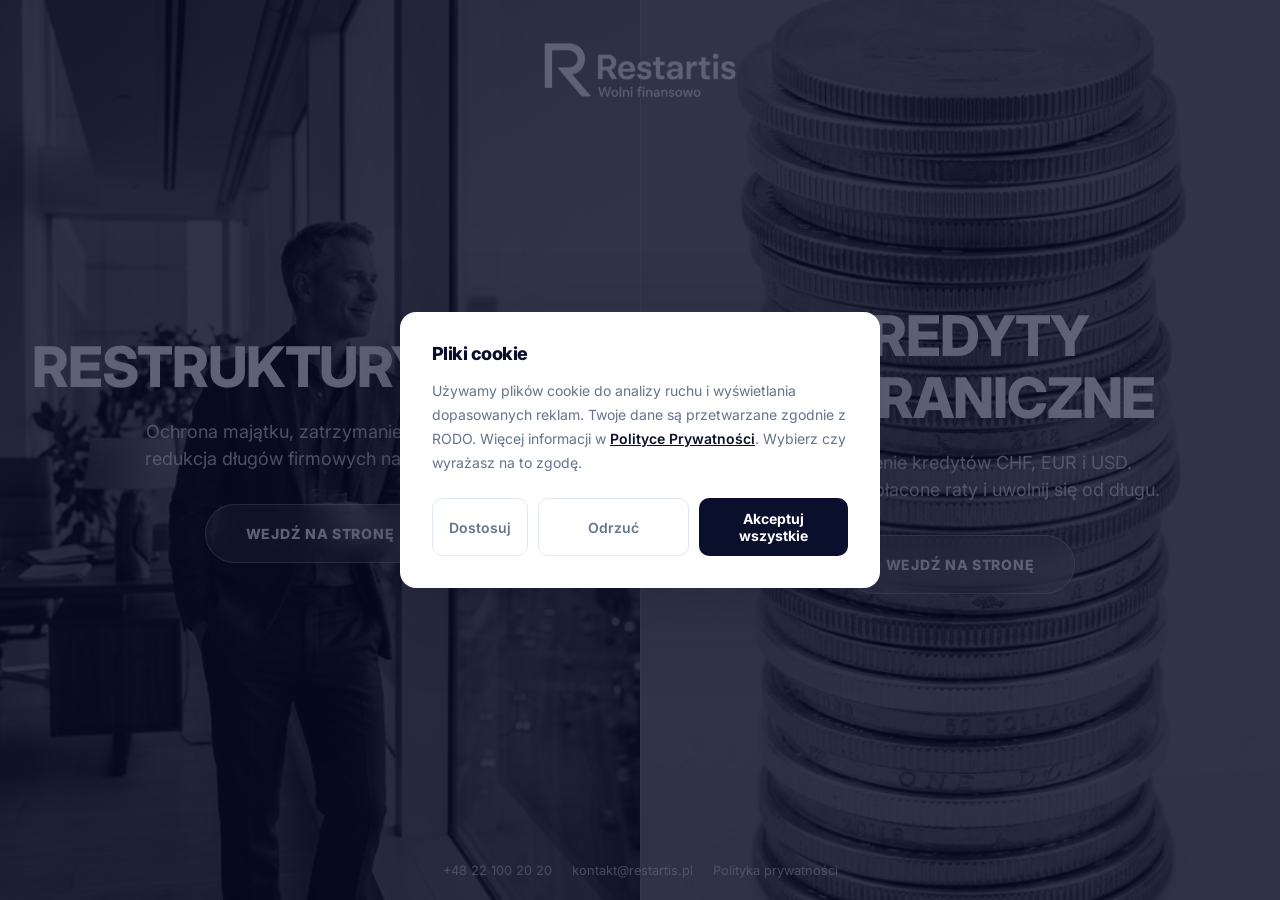
<file: index.html>
<!DOCTYPE html>
<html lang="pl">

<head>
    <meta charset="UTF-8">
    <meta name="viewport" content="width=device-width, initial-scale=1.0">
    <title>Restartis — Prawo i Finanse</title>
    <meta name="description"
        content="Profesjonalna pomoc prawna: Restrukturyzacja firm oraz oddłużanie kredytów zagranicznych (CHF/EUR/USD).">
    <link rel="preconnect" href="https://fonts.googleapis.com">
    <link rel="preconnect" href="https://fonts.gstatic.com" crossorigin>
    <link href="https://fonts.googleapis.com/css2?family=Inter:wght@400;700;800&display=swap" rel="stylesheet">
    <link rel="stylesheet" href="style.css">
    <link rel="icon" type="image/png" href="assets/images/favicon.png">

    <!-- Consent Mode v2 - default denied before any Google tag -->
    <script>
        window.dataLayer = window.dataLayer || [];
        function gtag(){dataLayer.push(arguments);}
        gtag('consent', 'default', {
            'ad_storage': 'denied',
            'ad_user_data': 'denied',
            'ad_personalization': 'denied',
            'analytics_storage': 'denied',
            'wait_for_update': 500
        });
    </script>

    <!-- Google Tag Manager -->
    <script>(function (w, d, s, l, i) {
            w[l] = w[l] || []; w[l].push({
                'gtm.start':
                    new Date().getTime(), event: 'gtm.js'
            }); var f = d.getElementsByTagName(s)[0],
                j = d.createElement(s), dl = l != 'dataLayer' ? '&l=' + l : ''; j.async = true; j.src =
                    'https://www.googletagmanager.com/gtm.js?id=' + i + dl; f.parentNode.insertBefore(j, f);
        })(window, document, 'script', 'dataLayer', 'GTM-N3G6CHQS');</script>
    <!-- End Google Tag Manager -->

    <!-- Cookie Consent -->
    <script src="consent.js"></script>

    <!-- Google Analytics 4 -->
    <script async src="https://www.googletagmanager.com/gtag/js?id=G-Q4PYV9QH9X"></script>
    <script>
        window.dataLayer = window.dataLayer || [];
        function gtag(){dataLayer.push(arguments);}
        gtag('js', new Date());
        gtag('config', 'G-Q4PYV9QH9X');
    </script>

    <!-- Microsoft Clarity -->
    <script type="text/javascript">
        (function (c, l, a, r, i, t, y) {
            c[a] = c[a] || function () { (c[a].q = c[a].q || []).push(arguments) };
            t = l.createElement(r); t.async = 1; t.src = "https://www.clarity.ms/tag/" + i;
            y = l.getElementsByTagName(r)[0]; y.parentNode.insertBefore(t, y);
        })(window, document, "clarity", "script", "vrh2rtia8x");
    </script>

    <!-- SEO & Metadata -->
    <meta name="google-site-verification" content="b0Thfz1AjSa-c7ayrh6DjmNefvvwtXPMKonbcc4W9X0" />
    <meta property="og:title" content="Restartis — Prawo i Finanse">
    <meta property="og:description"
        content="Profesjonalna pomoc prawna: Restrukturyzacja firm oraz oddłużanie kredytów zagranicznych.">
    <meta property="og:image" content="assets/images/logo.png">

    <style>
        /* Schema.org Structured Data */
    </style>
    <script type="application/ld+json">
    {
      "@context": "https://schema.org",
      "@type": "Organization",
      "name": "Restartis",
      "url": "https://restartis.pl",
      "logo": "https://restartis.pl/assets/images/logo.png",
      "contactPoint": {
        "@type": "ContactPoint",
        "telephone": "+48 22 100 20 20",
        "contactType": "customer service",
        "email": "kontakt@restartis.pl"
      }
    }
    </script>
    <style>
        body,
        html {
            height: 100%;
            margin: 0;
            overflow-x: hidden;
            font-family: 'Inter', sans-serif;
            background-color: var(--primary);
        }

        .split-container {
            display: flex;
            height: 100%;
            width: 100%;
        }

        .split-side {
            flex: 1;
            position: relative;
            display: flex;
            flex-direction: column;
            justify-content: center;
            align-items: center;
            text-align: center;
            padding: 40px;
            transition: all 0.6s cubic-bezier(0.16, 1, 0.3, 1);
            text-decoration: none;
            overflow: hidden;
            z-index: 1;
        }

        .area-link {
            position: absolute;
            top: 0;
            left: 0;
            width: 100%;
            height: 100%;
            z-index: 5;
        }

        .split-side::before {
            content: '';
            position: absolute;
            top: 0;
            left: 0;
            width: 100%;
            height: 100%;
            background-size: cover;
            background-position: center;
            transition: transform 0.8s ease, filter 0.6s ease;
            z-index: -1;
            filter: grayscale(100%) brightness(50%);
        }

        /* Left Side: Restrukturyzacje */
        .side-restrukturyzacje::before {
            background-image: url('assets/images/restructuring-hero.png');
        }

        /* Right Side: Kredyty */
        .side-kredyty::before {
            background-image: url('assets/images/coins-hero.jpg');
        }

        .split-side:hover {
            flex: 1.2;
        }

        .split-side:hover::before {
            transform: scale(1.05);
            filter: grayscale(0%) brightness(60%);
        }

        .split-side h2 {
            color: var(--white);
            font-size: clamp(1.5rem, 5vw, 3.5rem);
            margin-bottom: 20px;
            text-transform: uppercase;
            letter-spacing: -0.02em;
        }

        .split-side p {
            color: var(--white);
            font-size: 1.125rem;
            max-width: 400px;
            opacity: 0.8;
            margin-bottom: 32px;
        }

        .split-side .btn {
            background: rgba(255, 255, 255, 0.1);
            backdrop-filter: blur(10px);
            border: 1px solid rgba(255, 255, 255, 0.3);
            color: var(--white);
            padding: 18px 40px;
            border-radius: 100px;
            font-weight: 800;
            text-transform: uppercase;
            font-size: 0.875rem;
            letter-spacing: 0.05em;
            transition: all 0.3s ease;
        }

        .split-side:hover .btn {
            background: var(--white);
            color: var(--primary);
            border-color: var(--white);
            transform: translateY(-5px);
            box-shadow: 0 20px 40px rgba(0, 0, 0, 0.3);
        }

        .logo-overlay {
            position: absolute;
            top: 40px;
            left: 50%;
            transform: translateX(-50%);
            z-index: 10;
            pointer-events: none;
        }

        .logo-overlay img {
            height: 60px;
            filter: brightness(0) invert(1);
        }

        @media (max-width: 768px) {
            .split-container {
                flex-direction: column;
                height: auto;
                min-height: 100vh;
            }

            .split-side {
                height: 50vh;
                padding: 32px 20px;
            }

            .split-side::before {
                filter: grayscale(0%) brightness(50%);
                /* Made it brighter */
            }

            .split-side:hover {
                flex: 1;
            }

            .split-side h2 {
                font-size: 1.5rem;
                margin-bottom: 12px;
            }

            .split-side p {
                font-size: 0.875rem;
                margin-bottom: 24px;
                max-width: 280px;
            }

            .logo-overlay {
                top: 20px;
            }

            .logo-overlay img {
                height: 32px;
            }

            .split-side .btn {
                padding: 12px 24px;
                font-size: 0.75rem;
            }
        }

        /* Divider */
        .divider {
            position: absolute;
            left: 50%;
            top: 0;
            width: 1px;
            height: 100%;
            background: rgba(255, 255, 255, 0.1);
            z-index: 5;
        }

        @media (max-width: 768px) {
            .divider {
                display: none;
            }
        }
    </style>
</head>

<body>
    <!-- Google Tag Manager (noscript) -->
    <noscript><iframe src="https://www.googletagmanager.com/ns.html?id=GTM-N3G6CHQS" height="0" width="0"
            style="display:none;visibility:hidden"></iframe></noscript>
    <!-- End Google Tag Manager (noscript) -->

    <div class="logo-overlay">
        <img src="assets/images/logo.png" alt="Restartis Logo">
    </div>

    <div class="split-container">
        <div class="divider"></div>

        <div class="split-side side-restrukturyzacje">
            <a href="restrukturyzacje/" class="area-link"></a>
            <h2>Restrukturyzacje</h2>
            <p>Ochrona majątku, zatrzymanie egzekucji i redukcja długów firmowych nawet o 70%.</p>
            <div class="btn">Wejdź na stronę</div>
        </div>

        <div class="split-side side-kredyty">
            <a href="kredyty-zagraniczne/" class="area-link"></a>
            <h2>Kredyty Zagraniczne</h2>
            <p>Unieważnienie kredytów CHF, EUR i USD. Odzyskaj nadpłacone raty i uwolnij się od długu.</p>
            <div class="btn">Wejdź na stronę</div>
        </div>
    </div>

    <!-- Contact Footer (Hidden or minimal for Gateway) -->
    <div
        style="position: absolute; bottom: 20px; left: 50%; transform: translateX(-50%); z-index: 10; font-size: 0.8rem; display: flex; gap: 20px;">
        <a href="tel:+48221002020" data-track="phone-click"
            style="color: white; text-decoration: none; opacity: 0.7;">+48 22 100 20 20</a>
        <a href="mailto:kontakt@restartis.pl" data-track="email-click"
            style="color: white; text-decoration: none; opacity: 0.7;">kontakt@restartis.pl</a>
        <a href="/polityka-prywatnosci/"
            style="color: white; text-decoration: none; opacity: 0.7;">Polityka prywatności</a>
    </div>
</body>

</html>
</file>
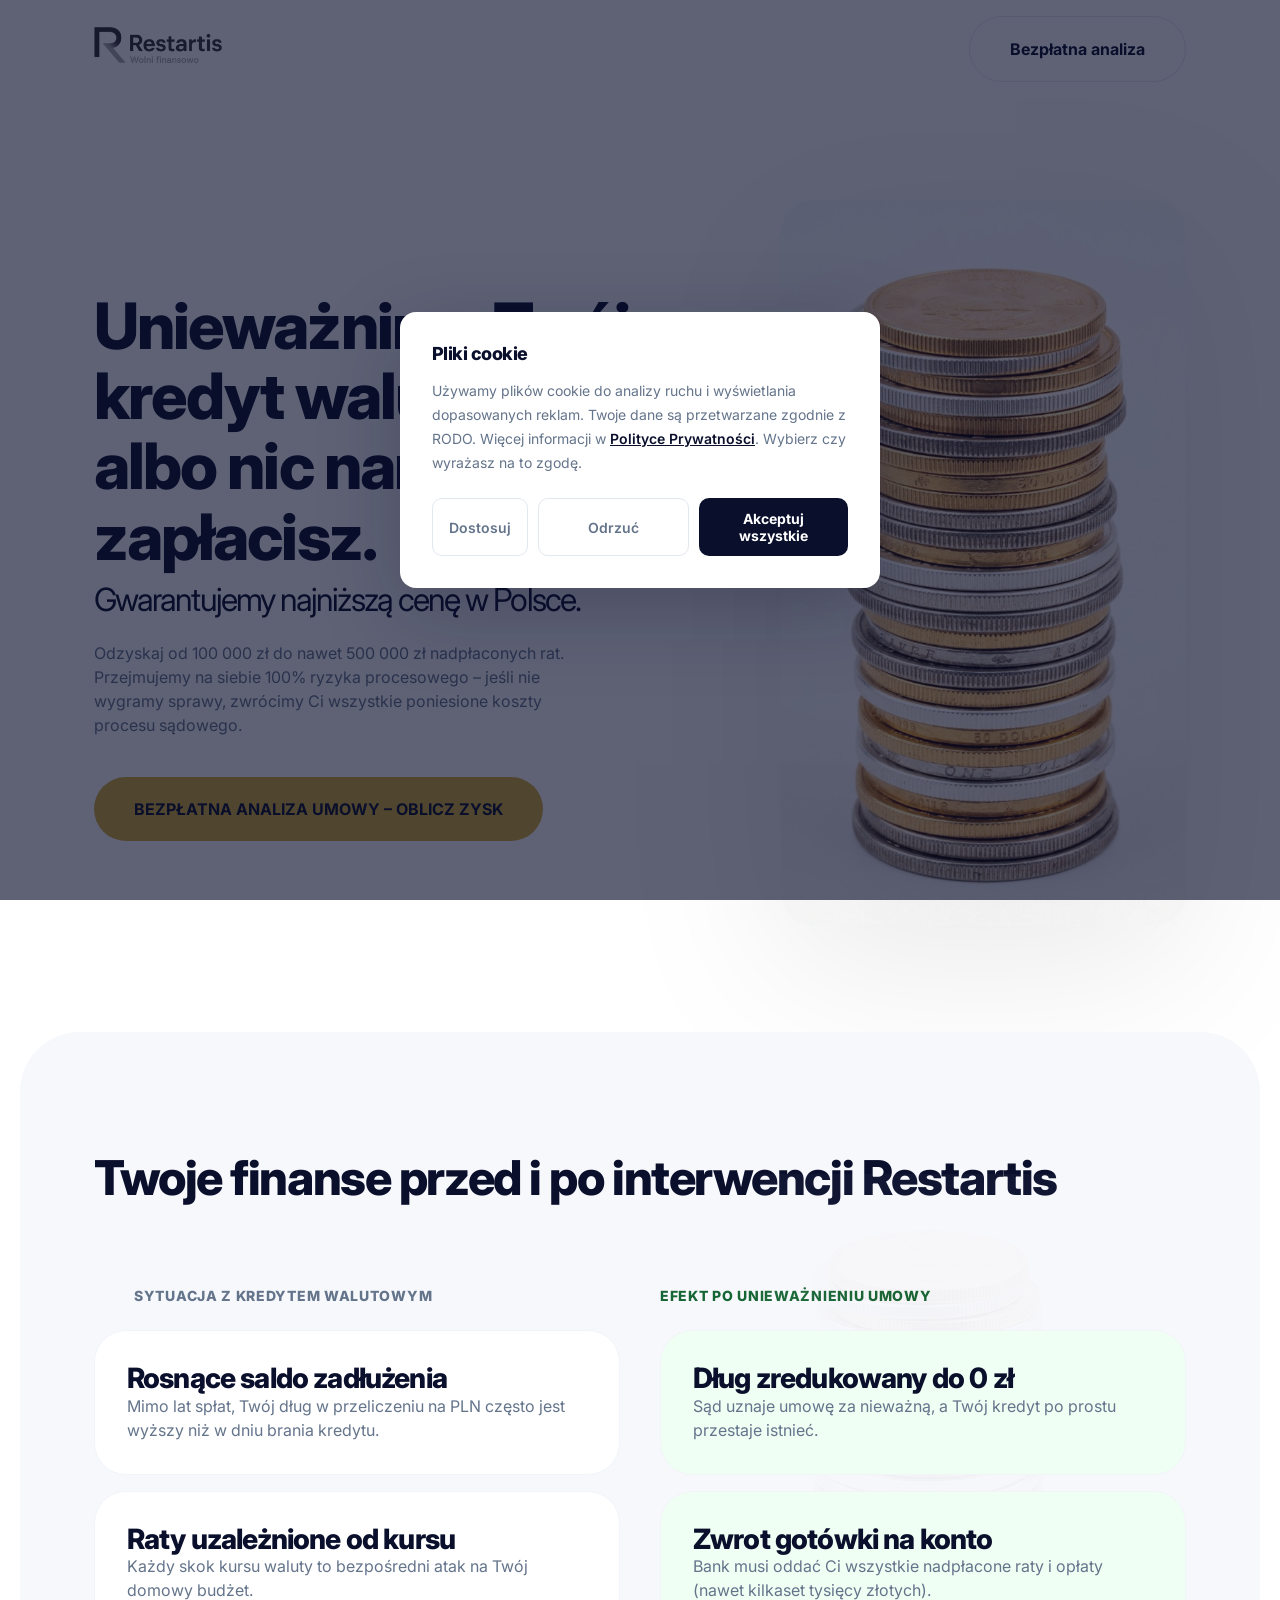
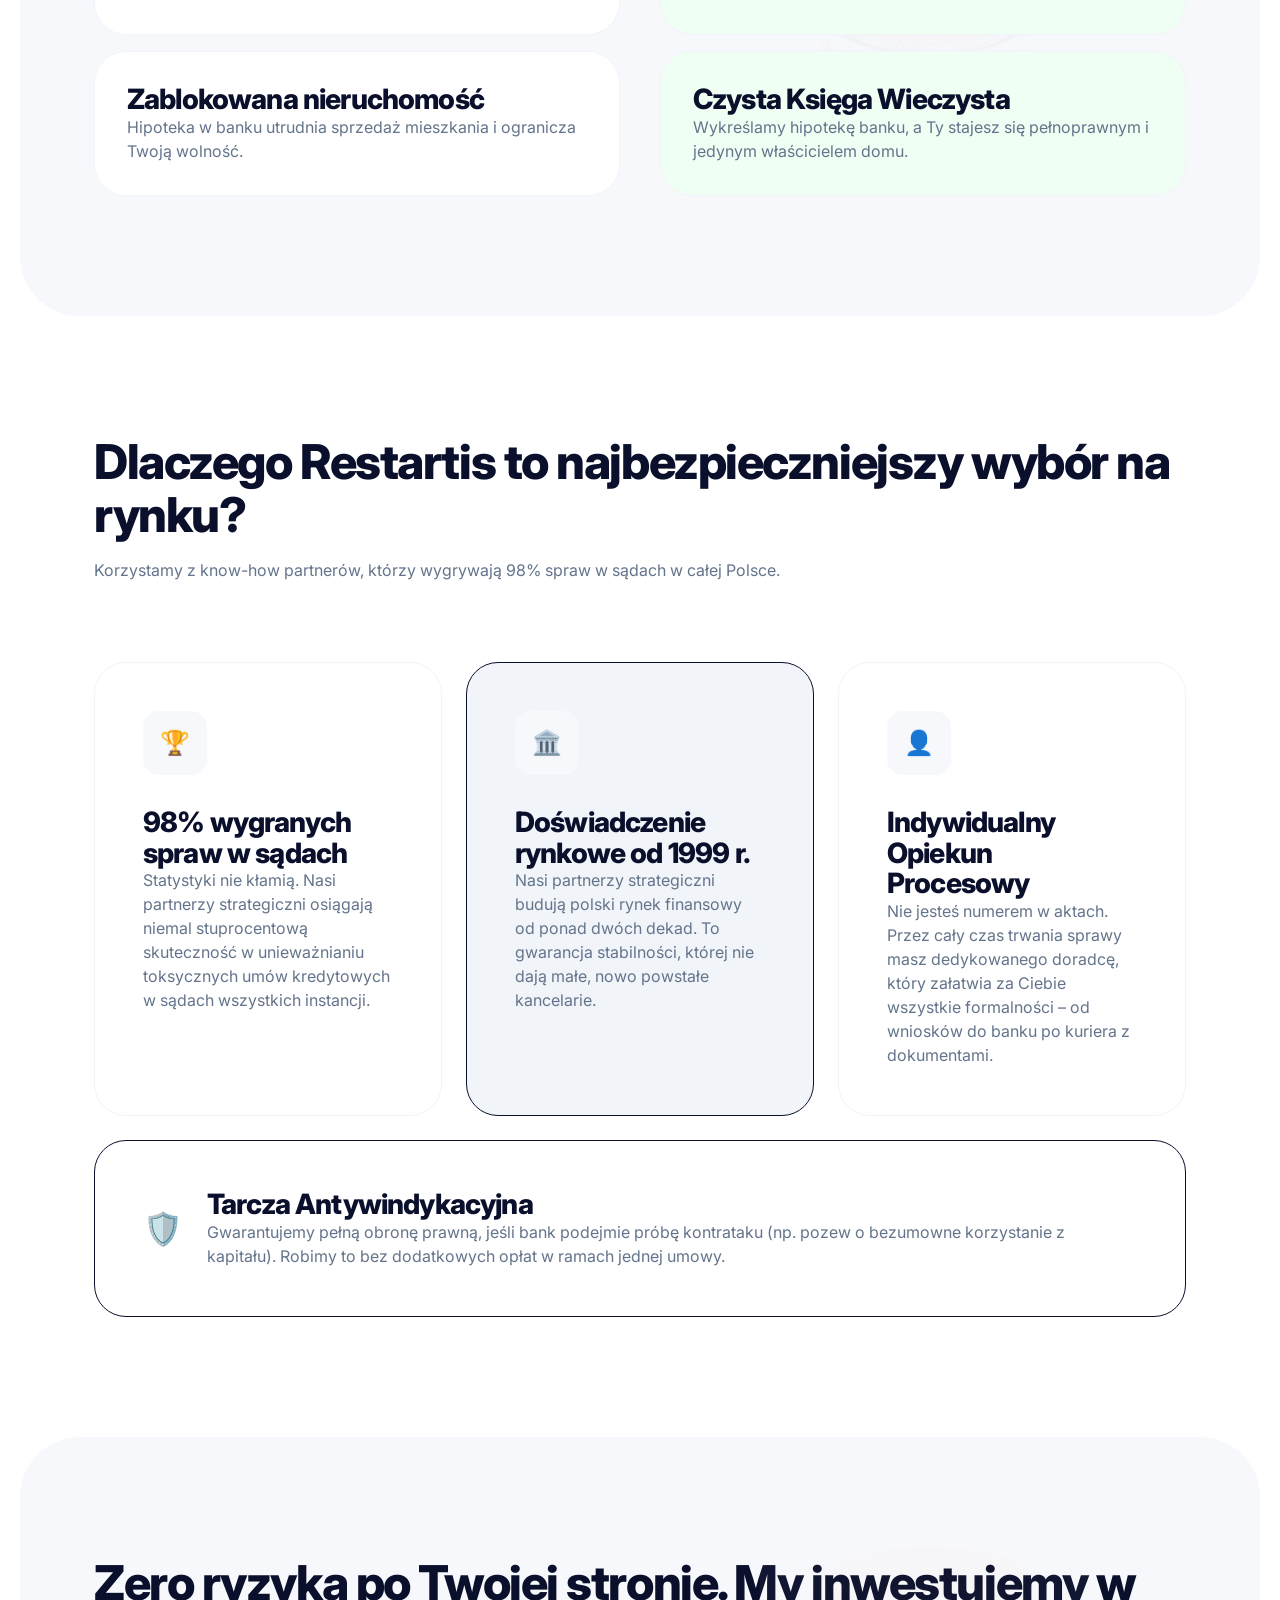
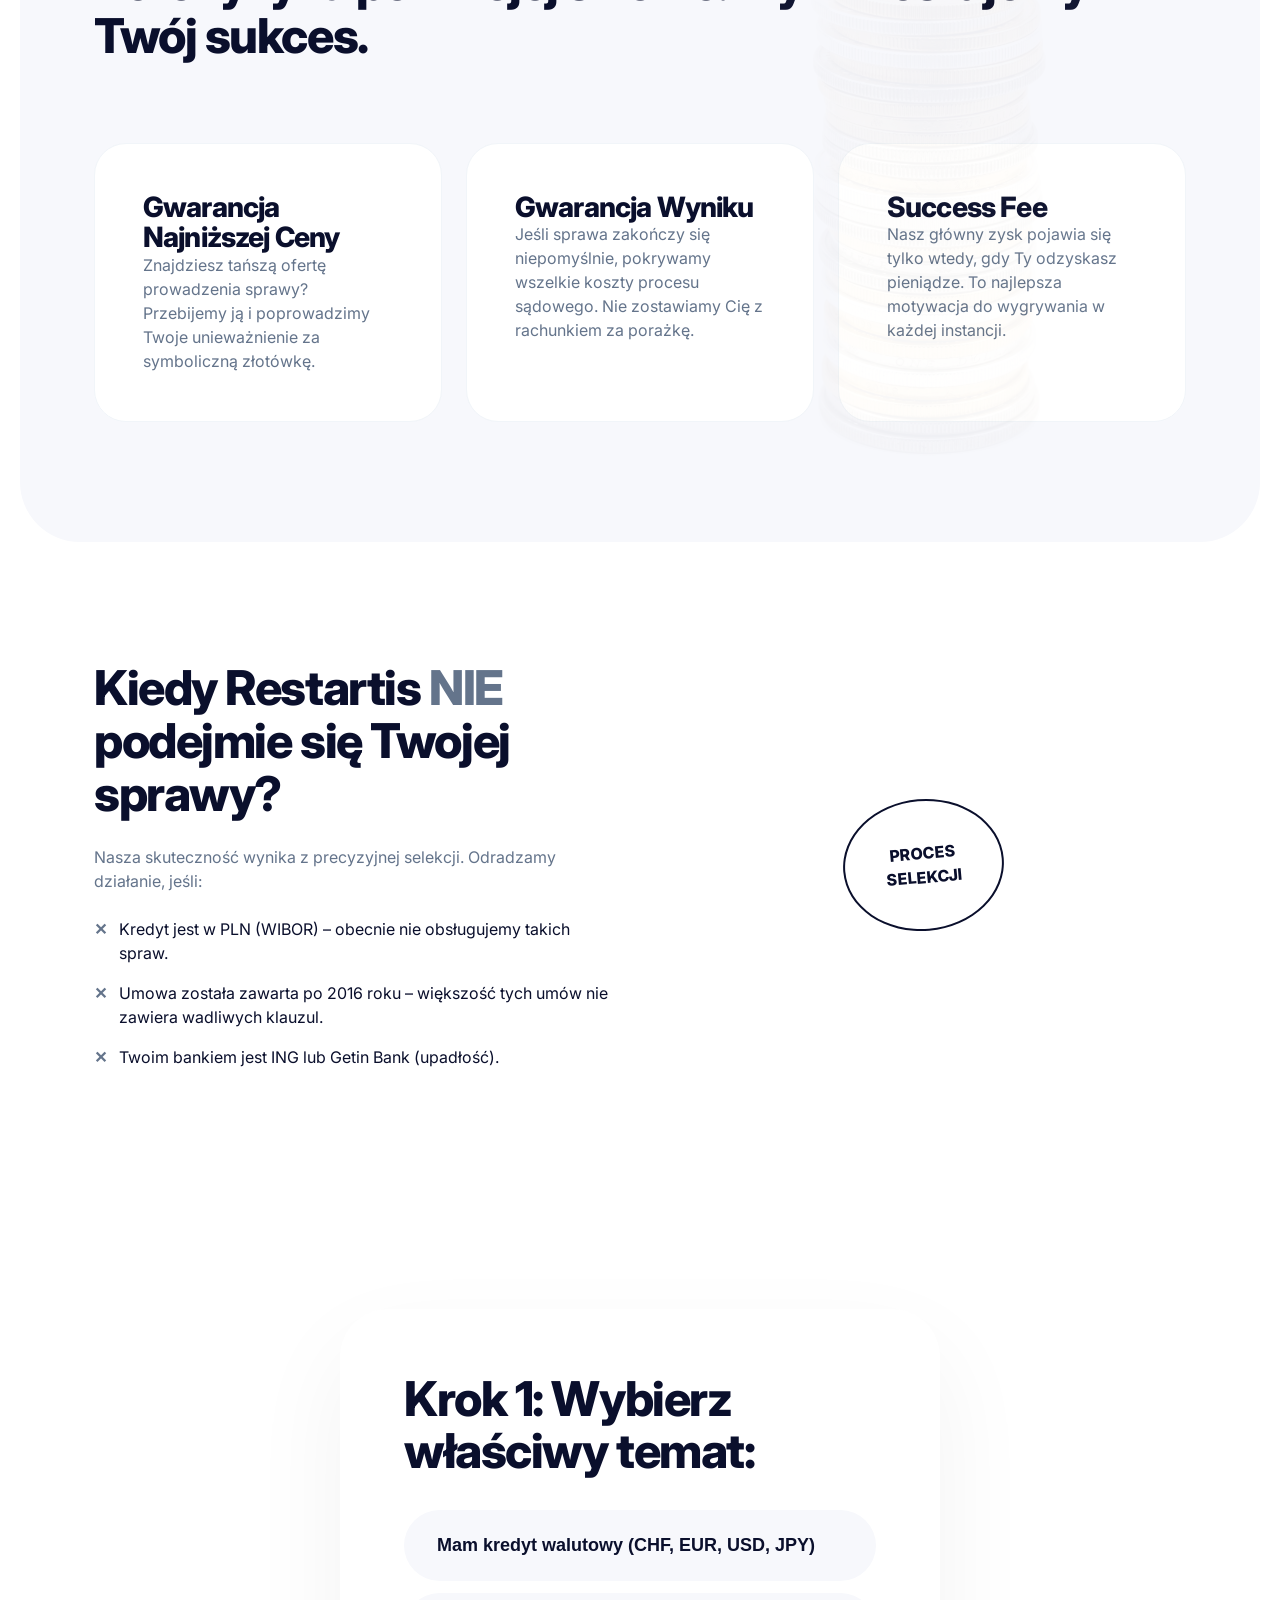
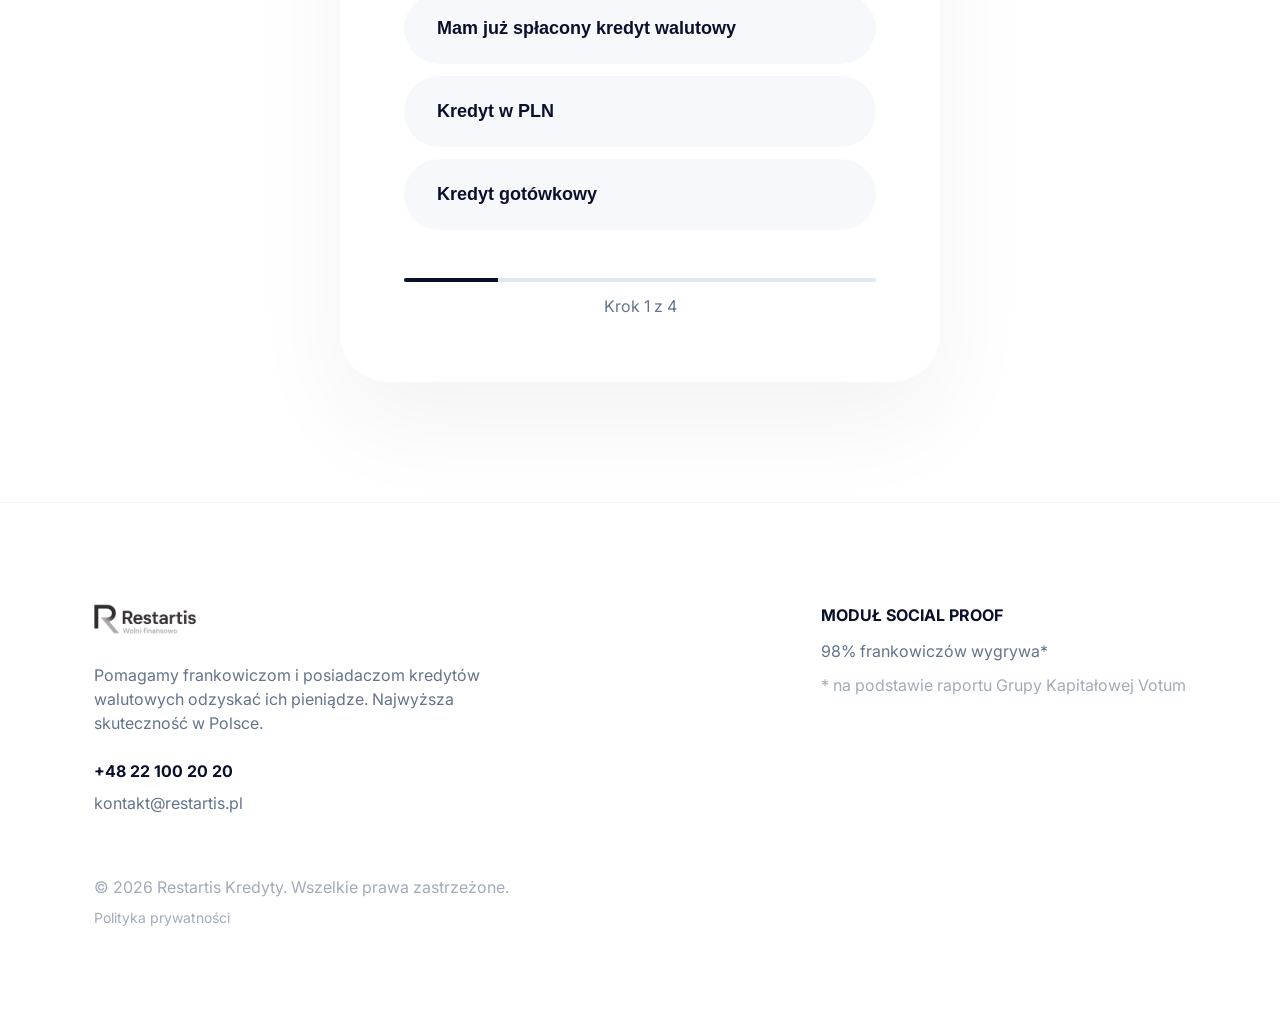
<file: kredyty-zagraniczne/index.html>
<!DOCTYPE html>
<html lang="pl">

<head>
    <meta charset="UTF-8">
    <meta name="viewport" content="width=device-width, initial-scale=1.0">
    <title>Restartis — Unieważnienie Kredytów Walutowych</title>
    <meta name="description"
        content="Gwarantowana najniższa cena i zero ryzyka procesowego. Odzyskaj swoją wolność finansową z Restartis.">
    <link rel="preconnect" href="https://fonts.googleapis.com">
    <link rel="preconnect" href="https://fonts.gstatic.com" crossorigin>
    <link href="https://fonts.googleapis.com/css2?family=Inter:wght@400;700;800&display=swap" rel="stylesheet">
    <link rel="stylesheet" href="../style.css">
    <link rel="icon" type="image/png" href="../assets/images/favicon.png">

    <!-- Consent Mode v2 - default denied before any Google tag -->
    <script>
        window.dataLayer = window.dataLayer || [];
        function gtag(){dataLayer.push(arguments);}
        gtag('consent', 'default', {
            'ad_storage': 'denied',
            'ad_user_data': 'denied',
            'ad_personalization': 'denied',
            'analytics_storage': 'denied',
            'wait_for_update': 500
        });
    </script>

    <!-- Google Tag Manager -->
    <script>(function (w, d, s, l, i) {
            w[l] = w[l] || []; w[l].push({
                'gtm.start':
                    new Date().getTime(), event: 'gtm.js'
            }); var f = d.getElementsByTagName(s)[0],
                j = d.createElement(s), dl = l != 'dataLayer' ? '&l=' + l : ''; j.async = true; j.src =
                    'https://www.googletagmanager.com/gtm.js?id=' + i + dl; f.parentNode.insertBefore(j, f);
        })(window, document, 'script', 'dataLayer', 'GTM-N3G6CHQS');</script>
    <!-- End Google Tag Manager -->

    <!-- Cookie Consent -->
    <script src="../consent.js"></script>

    <!-- Google Analytics 4 -->
    <script async src="https://www.googletagmanager.com/gtag/js?id=G-Q4PYV9QH9X"></script>
    <script>
        window.dataLayer = window.dataLayer || [];
        function gtag(){dataLayer.push(arguments);}
        gtag('js', new Date());
        gtag('config', 'G-Q4PYV9QH9X');
    </script>

    <!-- Microsoft Clarity -->
    <script type="text/javascript">
        (function (c, l, a, r, i, t, y) {
            c[a] = c[a] || function () { (c[a].q = c[a].q || []).push(arguments) };
            t = l.createElement(r); t.async = 1; t.src = "https://www.clarity.ms/tag/" + i;
            y = l.getElementsByTagName(r)[0]; y.parentNode.insertBefore(t, y);
        })(window, document, "clarity", "script", "vrh2rtia8x");
    </script>

    <!-- SEO & Metadata -->
    <meta name="google-site-verification" content="b0Thfz1AjSa-c7ayrh6DjmNefvvwtXPMKonbcc4W9X0" />
    <meta property="og:title" content="Restartis — Unieważnienie Kredytów Walutowych">
    <meta property="og:description"
        content="Odzyskaj swoją wolność finansową. Unieważnimy Twój kredyt albo nic nam nie zapłacisz.">
    <meta property="og:image" content="../assets/images/logo.png">

    <script type="application/ld+json">
    {
      "@context": "https://schema.org",
      "@type": "LocalBusiness",
      "name": "Restartis Kredyty Zagraniczne",
      "image": "https://restartis.pl/assets/images/logo.png",
      "@id": "https://restartis.pl/kredyty-zagraniczne/",
      "url": "https://restartis.pl/kredyty-zagraniczne/",
      "telephone": "+48 22 100 20 20",
      "address": {
        "@type": "PostalAddress",
        "addressCountry": "PL"
      }
    }
    </script>
</head>

<body>
    <!-- Google Tag Manager (noscript) -->
    <noscript><iframe src="https://www.googletagmanager.com/ns.html?id=GTM-N3G6CHQS" height="0" width="0"
            style="display:none;visibility:hidden"></iframe></noscript>
    <!-- End Google Tag Manager (noscript) -->

    <nav class="navbar">
        <div class="container nav-content">
            <div class="logo"><img src="../assets/images/logo.png" alt="Restartis Logo"
                    style="height: 40px; width: auto;">
            </div>
            <a href="#formularz" class="btn btn-outline">Bezpłatna analiza</a>
        </div>
    </nav>

    <header class="hero">
        <div class="container hero-grid">
            <div class="hero-text">
                <h1>Unieważnimy Twój kredyt walutowy albo nic nam nie zapłacisz. <span
                        style="font-size: 0.5em; display: block; margin-top: 10px; font-weight: 400;">Gwarantujemy
                        najniższą cenę w Polsce.</span></h1>
                <p>Odzyskaj od 100 000 zł do nawet 500 000 zł nadpłaconych rat. Przejmujemy na siebie 100% ryzyka
                    procesowego – jeśli nie wygramy sprawy, zwrócimy Ci wszystkie poniesione koszty procesu sądowego.
                </p>
                <a href="#formularz" class="btn btn-primary"
                    style="background-color: #D4AF37; color: #0A0F2C;">BEZPŁATNA ANALIZA UMOWY – OBLICZ ZYSK</a>
            </div>
            <div class="hero-visual">
                <img src="../assets/images/coins-hero.jpg" alt="Restartis Kredyty - Stos srebrnych monet">
            </div>
        </div>
    </header>

    <section class="section-bg">
        <div class="container">
            <div class="section-header">
                <h2>Twoje finanse przed i po interwencji Restartis</h2>
            </div>

            <div class="comparison-grid">
                <div class="comp-header-row">
                    <div class="comp-col">Sytuacja z kredytem walutowym</div>
                    <div class="comp-col positive-text">Efekt po unieważnieniu umowy</div>
                </div>

                <div class="comp-row">
                    <div class="comp-card">
                        <h3>Rosnące saldo zadłużenia</h3>
                        <p>Mimo lat spłat, Twój dług w przeliczeniu na PLN często jest wyższy niż w dniu brania kredytu.
                        </p>
                    </div>
                    <div class="comp-card positive">
                        <h3>Dług zredukowany do 0 zł</h3>
                        <p>Sąd uznaje umowę za nieważną, a Twój kredyt po prostu przestaje istnieć.</p>
                    </div>
                </div>

                <div class="comp-row">
                    <div class="comp-card">
                        <h3>Raty uzależnione od kursu</h3>
                        <p>Każdy skok kursu waluty to bezpośredni atak na Twój domowy budżet.</p>
                    </div>
                    <div class="comp-card positive">
                        <h3>Zwrot gotówki na konto</h3>
                        <p>Bank musi oddać Ci wszystkie nadpłacone raty i opłaty (nawet kilkaset tysięcy złotych).</p>
                    </div>
                </div>

                <div class="comp-row">
                    <div class="comp-card">
                        <h3>Zablokowana nieruchomość</h3>
                        <p>Hipoteka w banku utrudnia sprzedaż mieszkania i ogranicza Twoją wolność.</p>
                    </div>
                    <div class="comp-card positive">
                        <h3>Czysta Księga Wieczysta</h3>
                        <p>Wykreślamy hipotekę banku, a Ty stajesz się pełnoprawnym i jedynym właścicielem domu.</p>
                    </div>
                </div>
            </div>
        </div>
    </section>

    <section>
        <div class="container">
            <div class="section-header">
                <h2>Dlaczego Restartis to najbezpieczniejszy wybór na rynku?</h2>
                <p style="margin-top: 16px;">Korzystamy z know-how partnerów, którzy wygrywają 98% spraw w sądach w
                    całej Polsce.</p>
            </div>
            <div class="grid-3">
                <div class="pillar-card">
                    <div class="pillar-icon">🏆</div>
                    <h3>98% wygranych spraw w sądach</h3>
                    <p>Statystyki nie kłamią. Nasi partnerzy strategiczni osiągają niemal stuprocentową skuteczność w
                        unieważnianiu toksycznych umów kredytowych w sądach wszystkich instancji.</p>
                </div>
                <div class="pillar-card spotlight">
                    <div class="pillar-icon">🏛️</div>
                    <h3>Doświadczenie rynkowe od 1999 r.</h3>
                    <p>Nasi partnerzy strategiczni budują polski rynek finansowy od ponad dwóch dekad. To gwarancja
                        stabilności, której nie dają małe, nowo powstałe kancelarie.</p>
                </div>
                <div class="pillar-card">
                    <div class="pillar-icon">👤</div>
                    <h3>Indywidualny Opiekun Procesowy</h3>
                    <p>Nie jesteś numerem w aktach. Przez cały czas trwania sprawy masz dedykowanego doradcę, który
                        załatwia za Ciebie wszystkie formalności – od wniosków do banku po kuriera z dokumentami.</p>
                </div>
            </div>
            <div class="pillar-card full-width-card" style="margin-top: 24px; border: 1px solid #0A0F2C;">
                <div style="display: flex; align-items: center; gap: 24px;">
                    <span style="font-size: 2rem;">🛡️</span>
                    <div>
                        <h3>Tarcza Antywindykacyjna</h3>
                        <p>Gwarantujemy pełną obronę prawną, jeśli bank podejmie próbę kontrataku (np. pozew o bezumowne
                            korzystanie z kapitału). Robimy to bez dodatkowych opłat w ramach jednej umowy.</p>
                    </div>
                </div>
            </div>
        </div>
    </section>

    <section class="section-bg" id="gwarancja">
        <div class="container">
            <div class="section-header">
                <h2>Zero ryzyka po Twojej stronie. My inwestujemy w Twój sukces.</h2>
            </div>
            <div class="grid-3">
                <div class="pillar-card">
                    <h3>Gwarancja Najniższej Ceny</h3>
                    <p>Znajdziesz tańszą ofertę prowadzenia sprawy? Przebijemy ją i poprowadzimy Twoje unieważnienie za
                        symboliczną złotówkę.</p>
                </div>
                <div class="pillar-card">
                    <h3>Gwarancja Wyniku</h3>
                    <p>Jeśli sprawa zakończy się niepomyślnie, pokrywamy wszelkie koszty procesu sądowego. Nie
                        zostawiamy Cię z rachunkiem za porażkę.</p>
                </div>
                <div class="pillar-card">
                    <h3>Success Fee</h3>
                    <p>Nasz główny zysk pojawia się tylko wtedy, gdy Ty odzyskasz pieniądze. To najlepsza motywacja do
                        wygrywania w każdej instancji.</p>
                </div>
            </div>
        </div>
    </section>

    <section>
        <div class="container">
            <div class="grid-2" style="align-items: center;">
                <div>
                    <h2>Kiedy Restartis <span style="color: #64748B;">NIE</span> podejmie się Twojej sprawy?</h2>
                    <p style="margin: 24px 0;">Nasza skuteczność wynika z precyzyjnej selekcji. Odradzamy działanie,
                        jeśli:</p>
                    <ul style="list-style: none; display: flex; flex-direction: column; gap: 16px;">
                        <li style="display: flex; gap: 12px; align-items: baseline;"><span
                                style="color: #64748B; font-weight: bold;">✕</span> Kredyt jest w PLN (WIBOR) – obecnie
                            nie obsługujemy takich spraw.</li>
                        <li style="display: flex; gap: 12px; align-items: baseline;"><span
                                style="color: #64748B; font-weight: bold;">✕</span> Umowa została zawarta po 2016 roku –
                            większość tych umów nie zawiera wadliwych klauzul.</li>
                        <li style="display: flex; gap: 12px; align-items: baseline;"><span
                                style="color: #64748B; font-weight: bold;">✕</span> Twoim bankiem jest ING lub Getin
                            Bank (upadłość).</li>
                    </ul>
                </div>
                <div style="text-align: center;">
                    <div
                        style="display: inline-block; padding: 40px; border: 2px solid #0A0F2C; border-radius: 50%; transform: rotate(-5deg);">
                        <span style="font-weight: 800; text-transform: uppercase;">Proces <br> Selekcji</span>
                    </div>
                </div>
            </div>
        </div>
    </section>

    <section id="formularz">
        <div class="container">
            <div class="form-wrapper">
                <div id="multistep-form">
                    <div class="form-step active" data-step="1">
                        <h2>Krok 1: Wybierz właściwy temat:</h2>
                        <div class="option-grid">
                            <button class="option-pill" data-value="active_fx">Mam kredyt walutowy (CHF, EUR, USD,
                                JPY)</button>
                            <button class="option-pill" data-value="paid_fx">Mam już spłacony kredyt walutowy</button>
                            <button class="option-pill reject" data-value="pln">Kredyt w PLN</button>
                            <button class="option-pill reject" data-value="cash">Kredyt gotówkowy</button>
                        </div>
                    </div>

                    <div class="form-step" data-step="2">
                        <h2>Krok 2: W jakiej walucie masz/miałeś kredyt?</h2>
                        <div class="option-grid">
                            <button class="option-pill" data-value="chf">CHF (frank szwajcarski)</button>
                            <button class="option-pill" data-value="eur">EUR (euro)</button>
                            <button class="option-pill" data-value="usd">USD (dolar amerykański)</button>
                            <button class="option-pill" data-value="other_fx">Inna waluta (JPY itp.)</button>
                            <button class="option-pill reject" data-value="pln_val">PLN (polski złoty)</button>
                        </div>
                    </div>

                    <div class="form-step" data-step="3">
                        <h2>Krok 3: Rok zawarcia umowy:</h2>
                        <div class="option-grid">
                            <button class="option-pill" data-value="2001-2011">2001-2011 (Najwyższa
                                skuteczność)</button>
                            <button class="option-pill" data-value="2012-2015">2012-2015</button>
                            <button class="option-pill reject" data-value="post_2016">Po 2016 r.</button>
                        </div>
                    </div>

                    <div class="form-step" data-step="4">
                        <h2>Krok 4: W jakim banku zaciągnąłeś kredyt?</h2>
                        <div class="option-grid">
                            <button class="option-pill" data-value="pko">PKO BP</button>
                            <button class="option-pill" data-value="mbank">mBank</button>
                            <button class="option-pill" data-value="millennium">Millennium</button>
                            <button class="option-pill" data-value="santander">Santander</button>
                            <button class="option-pill" data-value="bph">Bank BPH</button>
                            <button class="option-pill" data-value="db">Deutsche Bank</button>
                            <button class="option-pill" data-value="raiffeisen">Raiffeisen</button>
                            <button class="option-pill" data-value="bos">BOŚ</button>
                            <button class="option-pill reject" data-value="ing_getin">ING / Getin Bank</button>
                            <button class="option-pill" data-value="other">Inne</button>
                        </div>
                    </div>

                    <div class="form-step" data-step="final">
                        <h2>Ostatni krok</h2>
                        <p style="margin-bottom: 24px;">Zostaw dane, abyśmy mogli przekazać Ci wynik analizy.</p>
                        <div class="option-grid" style="gap: 20px;">
                            <input type="text" placeholder="Imię i Nazwisko" class="option-pill"
                                style="cursor: text; background: white; border: 1px solid #E2E8F0;" id="form-name">
                            <input type="tel" placeholder="Numer telefonu" class="option-pill"
                                style="cursor: text; background: white; border: 1px solid #E2E8F0;" id="form-phone">
                            <input type="email" placeholder="Adres e-mail" class="option-pill"
                                style="cursor: text; background: white; border: 1px solid #E2E8F0;" id="form-email">
                            <label class="consent-label">
                                <input type="checkbox" id="form-consent">
                                <span>Wyrażam zgodę na kontakt w celach marketingowych (telefon, e-mail, SMS) przez Restartis. Zgoda jest dobrowolna i można ją wycofać w każdej chwili.</span>
                            </label>
                            <span class="field-error-msg" id="consent-error" style="display:none; margin-top: -10px;">Prosimy o zaznaczenie zgody na kontakt.</span>
                            <button class="btn btn-primary" id="submit-lead" style="margin-top: 20px;">Wyślij do
                                bezpłatnej analizy</button>
                        </div>
                    </div>

                    <div id="rejection-screen" style="display: none; text-align: center;">
                        <h2>Niestety nie możemy pomóc</h2>
                        <p id="rejection-reason" style="margin: 24px 0;"></p>
                        <button class="btn btn-outline" onclick="location.reload()">Spróbuj ponownie</button>
                    </div>

                    <div id="success-screen" style="display: none; text-align: center;">
                        <h2>Twoja sprawa została przyjęta do bezpłatnej analizy prawnej.</h2>
                        <p style="margin: 24px 0;">Nasz analityk oddzwoni do Ciebie w ciągu 24h. Prosimy, miej pod ręką
                            skan umowy lub datę jej zawarcia.</p>
                    </div>
                </div>

                <div class="progress-container">
                    <div class="progress-bar">
                        <div class="progress-fill"></div>
                    </div>
                    <p id="progress-text">Krok 1 z 4</p>
                </div>
            </div>
        </div>
    </section>

    <footer style="padding: 100px 0; border-top: 1px solid #F1F5F9;">
        <div class="container">
            <div
                style="display: flex; justify-content: space-between; align-items: flex-start; flex-wrap: wrap; gap: 60px;">
                <div>
                    <div class="logo" style="margin-bottom: 20px;"><img src="../assets/images/logo.png"
                            alt="Restartis Logo" style="height: 32px; width: auto;"></div>
                    <p style="max-width: 400px;">Pomagamy frankowiczom i posiadaczom kredytów walutowych odzyskać ich
                        pieniądze. Najwyższa skuteczność w Polsce.</p>
                    <div style="margin-top: 24px; display: flex; flex-direction: column; gap: 8px;">
                        <a href="tel:+48221002020" data-track="phone-click"
                            style="color: var(--primary); text-decoration: none; font-weight: 700;">+48 22 100 20 20</a>
                        <a href="mailto:kontakt@restartis.pl" data-track="email-click"
                            style="color: var(--text-muted); text-decoration: none;">kontakt@restartis.pl</a>
                    </div>
                </div>
                <div style="font-size: 0.875rem;">
                    <p style="margin-bottom: 12px; font-weight: 700; color: #0A0F2C;">MODUŁ SOCIAL PROOF</p>
                    <p>98% frankowiczów wygrywa*</p>
                    <p style="opacity: 0.6; margin-top: 10px;">* na podstawie raportu Grupy Kapitałowej Votum</p>
                </div>
                <div style="font-size: 0.875rem; opacity: 0.6;">
                    <p>© 2026 Restartis Kredyty. Wszelkie prawa zastrzeżone.</p>
                    <a href="../polityka-prywatnosci/" style="color: var(--text-muted); text-decoration: none; margin-top: 8px; display: inline-block;">Polityka prywatności</a>
                </div>
            </div>
        </div>
    </footer>


    <script src="main.js"></script>
</body>

</html>
</file>
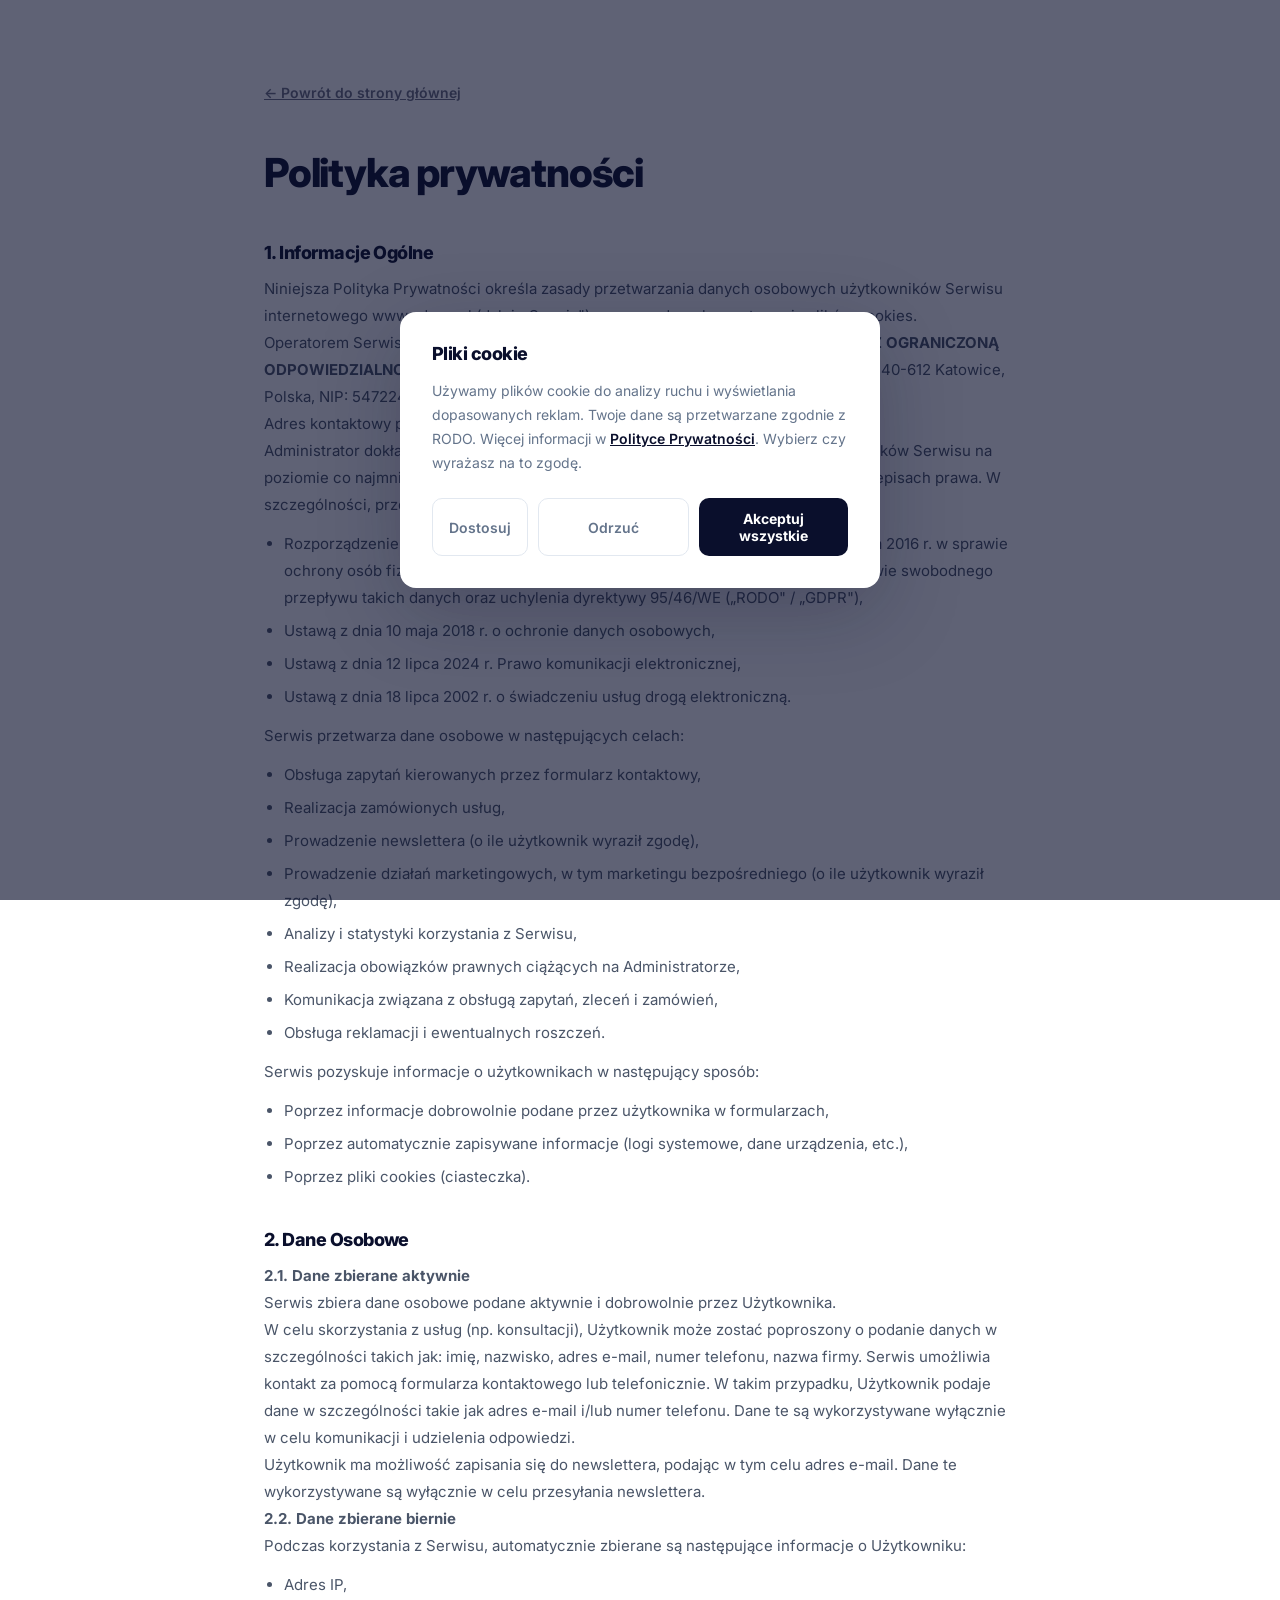
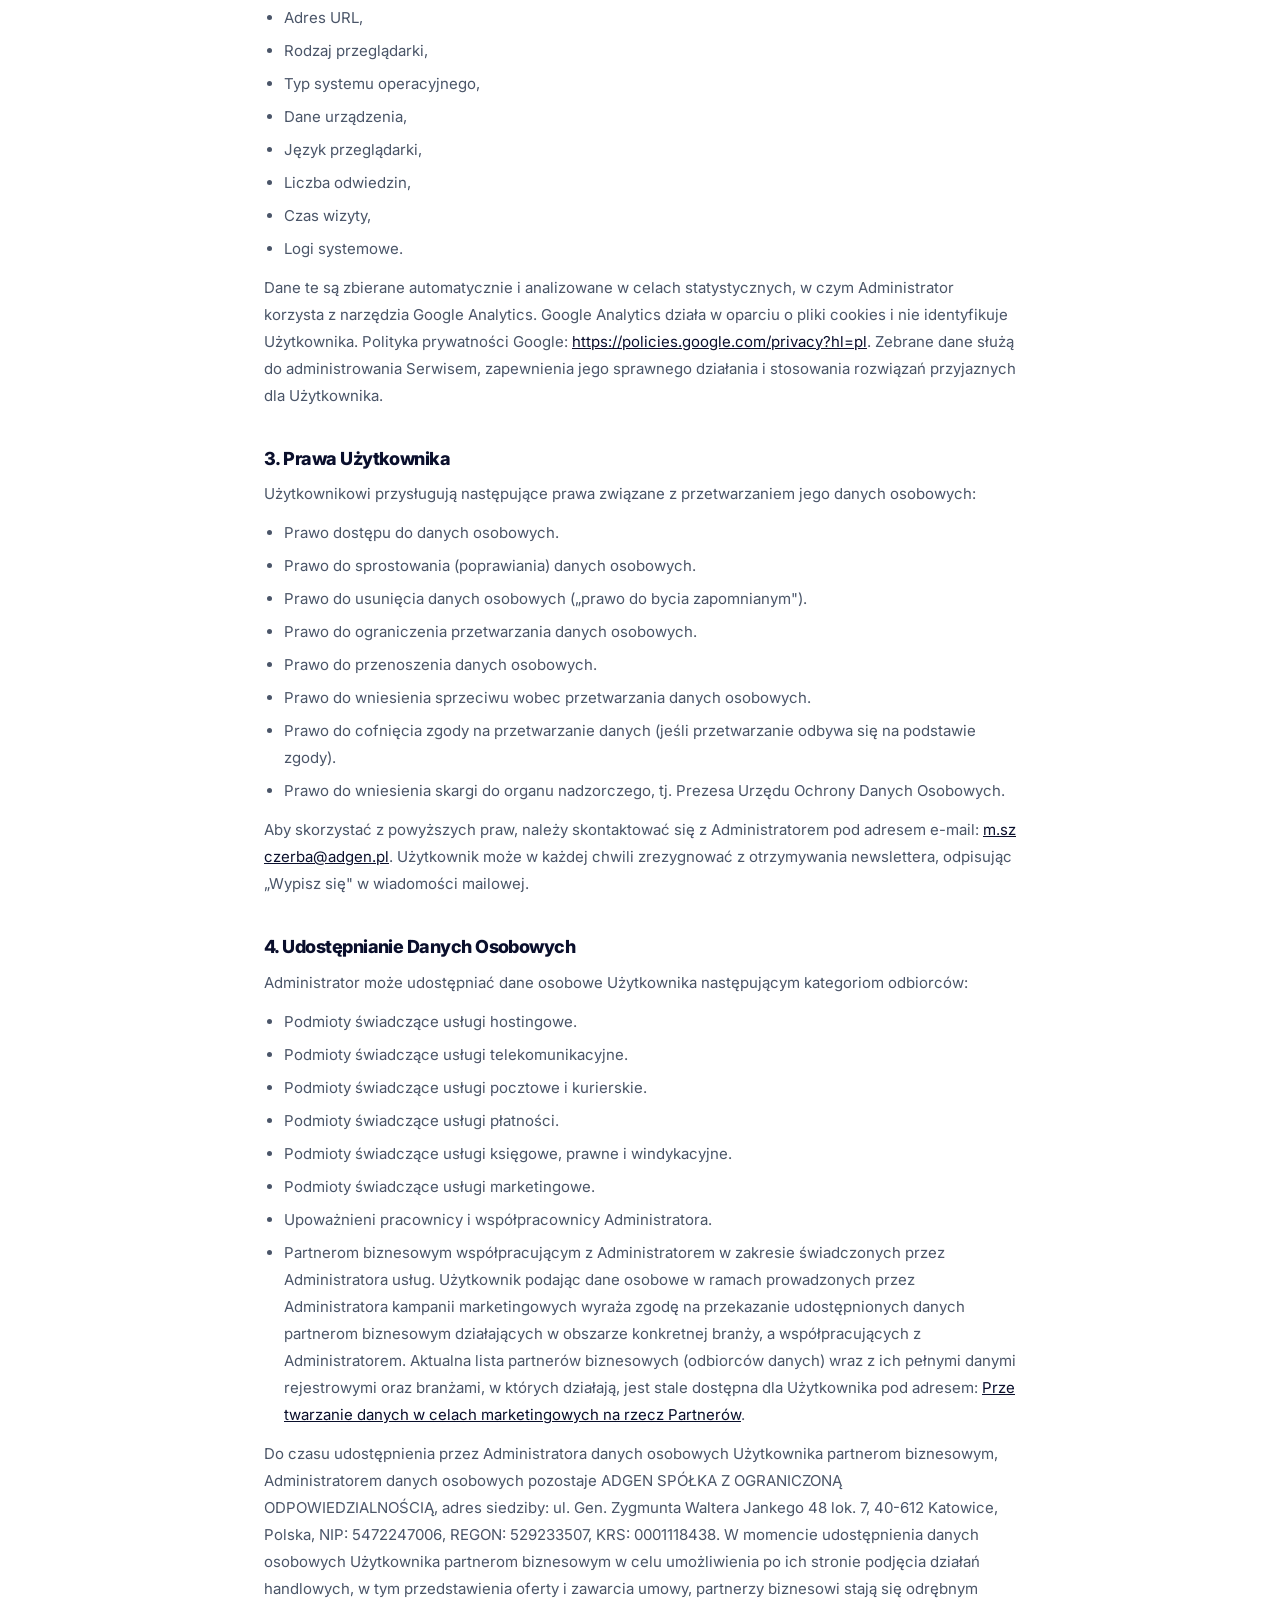
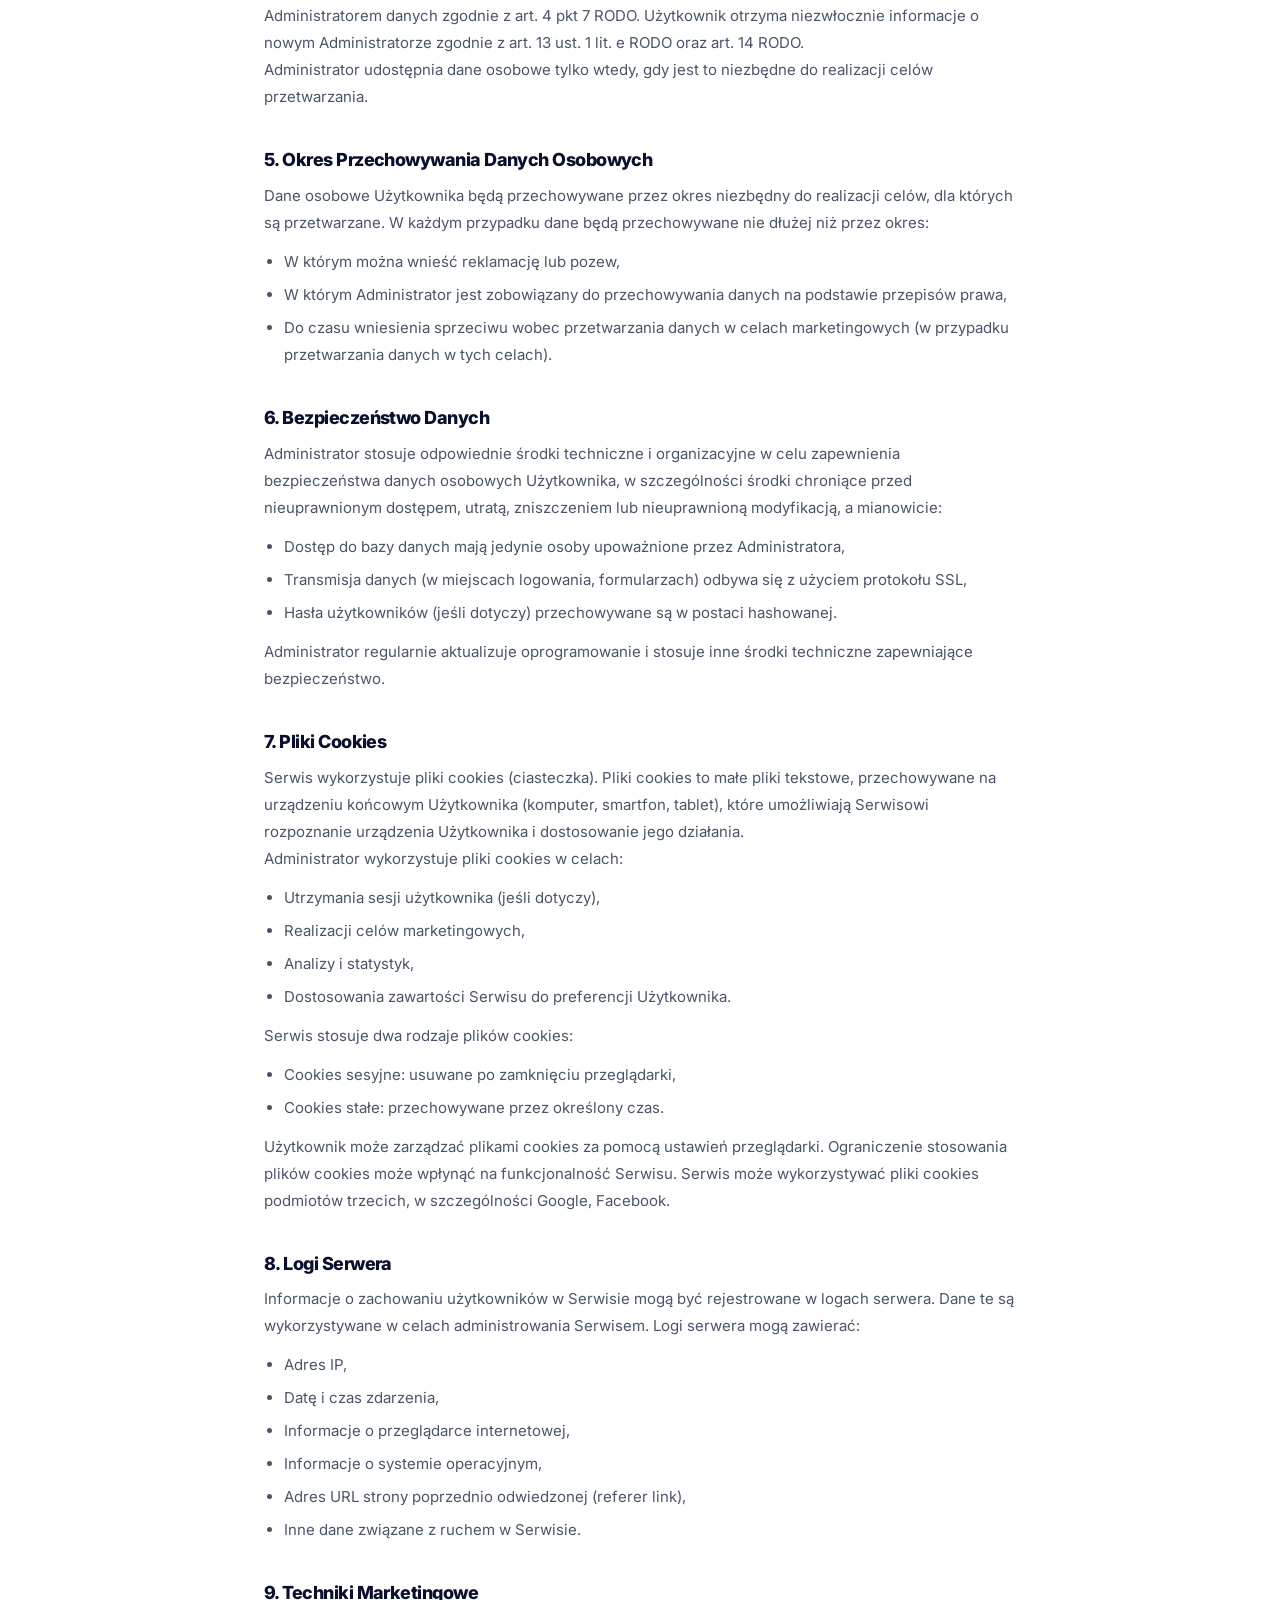
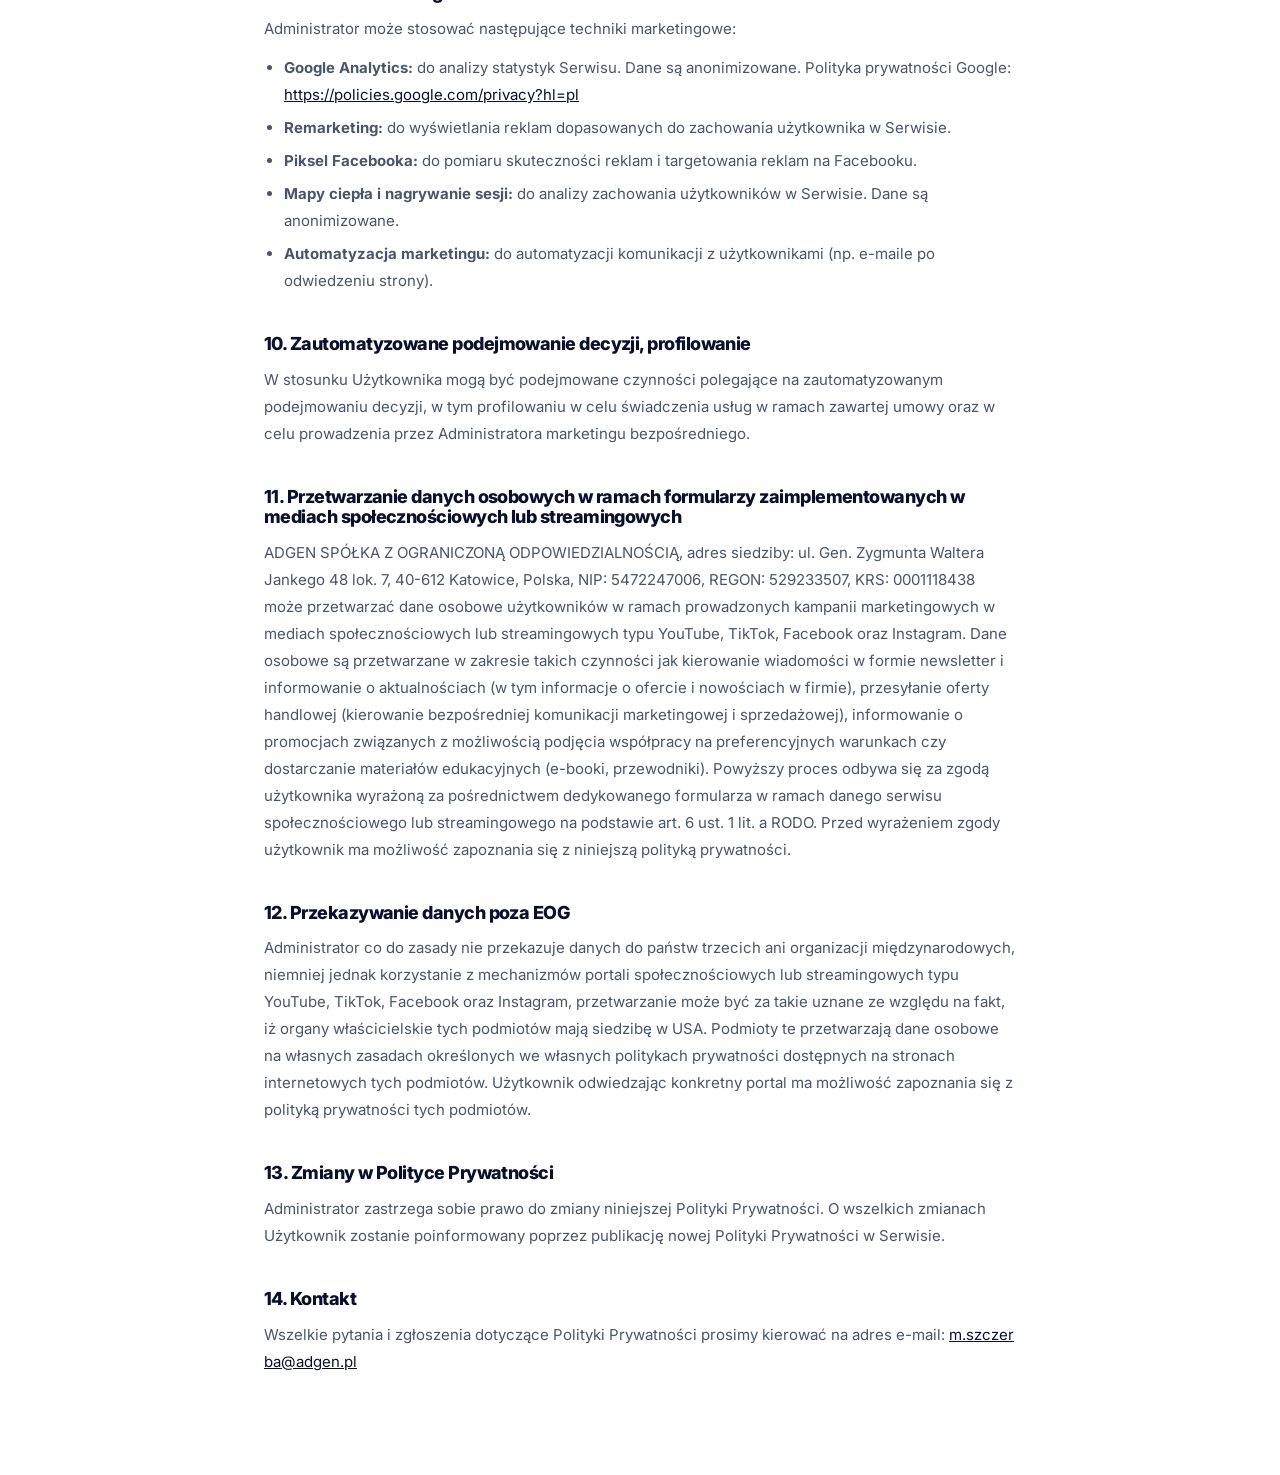
<file: polityka-prywatnosci/index.html>
<!doctype html>
<html lang="pl">
  <head>
    <meta charset="UTF-8" />
    <meta name="viewport" content="width=device-width, initial-scale=1.0" />
    <title>Polityka Prywatności — Restartis</title>
    <link rel="preconnect" href="https://fonts.googleapis.com" />
    <link rel="preconnect" href="https://fonts.gstatic.com" crossorigin />
    <link
      href="https://fonts.googleapis.com/css2?family=Inter:wght@400;700;800&display=swap"
      rel="stylesheet"
    />
    <link rel="stylesheet" href="../style.css" />
    <link rel="icon" type="image/png" href="../assets/images/favicon.png" />

    <!-- Consent Mode v2 - default denied before any Google tag -->
    <script>
      window.dataLayer = window.dataLayer || [];
      function gtag() {
        dataLayer.push(arguments);
      }
      gtag("consent", "default", {
        ad_storage: "denied",
        ad_user_data: "denied",
        ad_personalization: "denied",
        analytics_storage: "denied",
        wait_for_update: 500,
      });
    </script>

    <!-- Cookie Consent -->
    <script src="../consent.js"></script>

    <!-- Google Ads + Analytics 4 tag (gtag.js) -->
    <script
      async
      src="https://www.googletagmanager.com/gtag/js?id=G-Q4PYV9QH9X"
    ></script>
    <script>
      window.dataLayer = window.dataLayer || [];
      function gtag() {
        dataLayer.push(arguments);
      }
      gtag("js", new Date());
      gtag("config", "G-Q4PYV9QH9X");
    </script>

    <!-- Google Tag Manager -->
    <script>
      (function (w, d, s, l, i) {
        w[l] = w[l] || [];
        w[l].push({ "gtm.start": new Date().getTime(), event: "gtm.js" });
        var f = d.getElementsByTagName(s)[0],
          j = d.createElement(s),
          dl = l != "dataLayer" ? "&l=" + l : "";
        j.async = true;
        j.src = "https://www.googletagmanager.com/gtm.js?id=" + i + dl;
        f.parentNode.insertBefore(j, f);
      })(window, document, "script", "dataLayer", "GTM-N3G6CHQS");
    </script>
    <!-- End Google Tag Manager -->

    <!-- Microsoft Clarity -->
    <script type="text/javascript">
      (function (c, l, a, r, i, t, y) {
        c[a] =
          c[a] ||
          function () {
            (c[a].q = c[a].q || []).push(arguments);
          };
        t = l.createElement(r);
        t.async = 1;
        t.src = "https://www.clarity.ms/tag/" + i;
        y = l.getElementsByTagName(r)[0];
        y.parentNode.insertBefore(t, y);
      })(window, document, "clarity", "script", "vrh2rtia8x");
    </script>

    <style>
      .pp-wrapper {
        max-width: 800px;
        margin: 0 auto;
        padding: 80px 24px 100px;
      }

      .pp-wrapper h1 {
        font-size: clamp(28px, 5vw, 40px);
        font-weight: 800;
        color: var(--primary);
        margin-bottom: 48px;
      }

      .pp-wrapper h2 {
        font-size: 18px;
        font-weight: 800;
        color: var(--primary);
        margin: 40px 0 12px;
      }

      .pp-wrapper p,
      .pp-wrapper li {
        font-size: 15px;
        line-height: 1.8;
        color: #4a5568;
      }

      .pp-wrapper ul,
      .pp-wrapper ol {
        padding-left: 20px;
        margin: 12px 0;
      }

      .pp-wrapper li {
        margin-bottom: 6px;
      }

      .pp-wrapper a {
        color: var(--accent);
        text-decoration: underline;
        word-break: break-all;
      }

      .pp-back {
        display: inline-flex;
        align-items: center;
        gap: 8px;
        margin-bottom: 48px;
        font-size: 14px;
        font-weight: 600;
        color: var(--primary);
        text-decoration: none;
        opacity: 0.6;
        transition: opacity 0.2s;
      }

      .pp-back:hover {
        opacity: 1;
      }
    </style>
  </head>

  <body>
    <!-- Google Tag Manager (noscript) -->
    <noscript
      ><iframe
        src="https://www.googletagmanager.com/ns.html?id=GTM-N3G6CHQS"
        height="0"
        width="0"
        style="display: none; visibility: hidden"
      ></iframe
    ></noscript>
    <!-- End Google Tag Manager (noscript) -->

    <div class="pp-wrapper">
      <a href="../" class="pp-back">&#8592; Powrót do strony głównej</a>

      <h1>Polityka prywatności</h1>

      <h2>1. Informacje Ogólne</h2>
      <p>
        Niniejsza Polityka Prywatności określa zasady przetwarzania danych
        osobowych użytkowników Serwisu internetowego www.adgen.pl (dalej:
        „Serwis") oraz zasady wykorzystywania plików cookies.
      </p>
      <p>
        Operatorem Serwisu oraz Administratorem danych osobowych jest:
        <strong>ADGEN SPÓŁKA Z OGRANICZONĄ ODPOWIEDZIALNOŚCIĄ</strong>, adres
        siedziby: ul. Gen. Zygmunta Waltera Jankego 48 lok. 7, 40-612 Katowice,
        Polska, NIP: 5472247006, REGON: 529233507, KRS: 0001118438.
      </p>
      <p>
        Adres kontaktowy poczty elektronicznej Administratora:
        <a href="mailto:m.szczerba@adgen.pl">m.szczerba@adgen.pl</a>
      </p>
      <p>
        Administrator dokłada wszelkich starań, aby zapewnić ochronę prywatności
        Użytkowników Serwisu na poziomie co najmniej odpowiadającym standardom
        określonym w obowiązujących przepisach prawa. W szczególności,
        przetwarzanie danych odbywa się zgodnie z:
      </p>
      <ul>
        <li>
          Rozporządzeniem Parlamentu Europejskiego i Rady (UE) 2016/679 z dnia
          27 kwietnia 2016 r. w sprawie ochrony osób fizycznych w związku z
          przetwarzaniem danych osobowych i w sprawie swobodnego przepływu
          takich danych oraz uchylenia dyrektywy 95/46/WE („RODO" / „GDPR"),
        </li>
        <li>Ustawą z dnia 10 maja 2018 r. o ochronie danych osobowych,</li>
        <li>
          Ustawą z dnia 12 lipca 2024 r. Prawo komunikacji elektronicznej,
        </li>
        <li>
          Ustawą z dnia 18 lipca 2002 r. o świadczeniu usług drogą
          elektroniczną.
        </li>
      </ul>
      <p>Serwis przetwarza dane osobowe w następujących celach:</p>
      <ul>
        <li>Obsługa zapytań kierowanych przez formularz kontaktowy,</li>
        <li>Realizacja zamówionych usług,</li>
        <li>Prowadzenie newslettera (o ile użytkownik wyraził zgodę),</li>
        <li>
          Prowadzenie działań marketingowych, w tym marketingu bezpośredniego (o
          ile użytkownik wyraził zgodę),
        </li>
        <li>Analizy i statystyki korzystania z Serwisu,</li>
        <li>Realizacja obowiązków prawnych ciążących na Administratorze,</li>
        <li>Komunikacja związana z obsługą zapytań, zleceń i zamówień,</li>
        <li>Obsługa reklamacji i ewentualnych roszczeń.</li>
      </ul>
      <p>Serwis pozyskuje informacje o użytkownikach w następujący sposób:</p>
      <ul>
        <li>
          Poprzez informacje dobrowolnie podane przez użytkownika w
          formularzach,
        </li>
        <li>
          Poprzez automatycznie zapisywane informacje (logi systemowe, dane
          urządzenia, etc.),
        </li>
        <li>Poprzez pliki cookies (ciasteczka).</li>
      </ul>

      <h2>2. Dane Osobowe</h2>
      <p><strong>2.1. Dane zbierane aktywnie</strong></p>
      <p>
        Serwis zbiera dane osobowe podane aktywnie i dobrowolnie przez
        Użytkownika.
      </p>
      <p>
        W celu skorzystania z usług (np. konsultacji), Użytkownik może zostać
        poproszony o podanie danych w szczególności takich jak: imię, nazwisko,
        adres e-mail, numer telefonu, nazwa firmy. Serwis umożliwia kontakt za
        pomocą formularza kontaktowego lub telefonicznie. W takim przypadku,
        Użytkownik podaje dane w szczególności takie jak adres e-mail i/lub
        numer telefonu. Dane te są wykorzystywane wyłącznie w celu komunikacji i
        udzielenia odpowiedzi.
      </p>
      <p>
        Użytkownik ma możliwość zapisania się do newslettera, podając w tym celu
        adres e-mail. Dane te wykorzystywane są wyłącznie w celu przesyłania
        newslettera.
      </p>
      <p><strong>2.2. Dane zbierane biernie</strong></p>
      <p>
        Podczas korzystania z Serwisu, automatycznie zbierane są następujące
        informacje o Użytkowniku:
      </p>
      <ul>
        <li>Adres IP,</li>
        <li>Adres URL,</li>
        <li>Rodzaj przeglądarki,</li>
        <li>Typ systemu operacyjnego,</li>
        <li>Dane urządzenia,</li>
        <li>Język przeglądarki,</li>
        <li>Liczba odwiedzin,</li>
        <li>Czas wizyty,</li>
        <li>Logi systemowe.</li>
      </ul>
      <p>
        Dane te są zbierane automatycznie i analizowane w celach statystycznych,
        w czym Administrator korzysta z narzędzia Google Analytics. Google
        Analytics działa w oparciu o pliki cookies i nie identyfikuje
        Użytkownika. Polityka prywatności Google:
        <a
          href="https://policies.google.com/privacy?hl=pl"
          target="_blank"
          rel="noopener"
          >https://policies.google.com/privacy?hl=pl</a
        >. Zebrane dane służą do administrowania Serwisem, zapewnienia jego
        sprawnego działania i stosowania rozwiązań przyjaznych dla Użytkownika.
      </p>

      <h2>3. Prawa Użytkownika</h2>
      <p>
        Użytkownikowi przysługują następujące prawa związane z przetwarzaniem
        jego danych osobowych:
      </p>
      <ul>
        <li>Prawo dostępu do danych osobowych.</li>
        <li>Prawo do sprostowania (poprawiania) danych osobowych.</li>
        <li>
          Prawo do usunięcia danych osobowych („prawo do bycia zapomnianym").
        </li>
        <li>Prawo do ograniczenia przetwarzania danych osobowych.</li>
        <li>Prawo do przenoszenia danych osobowych.</li>
        <li>
          Prawo do wniesienia sprzeciwu wobec przetwarzania danych osobowych.
        </li>
        <li>
          Prawo do cofnięcia zgody na przetwarzanie danych (jeśli przetwarzanie
          odbywa się na podstawie zgody).
        </li>
        <li>
          Prawo do wniesienia skargi do organu nadzorczego, tj. Prezesa Urzędu
          Ochrony Danych Osobowych.
        </li>
      </ul>
      <p>
        Aby skorzystać z powyższych praw, należy skontaktować się z
        Administratorem pod adresem e-mail:
        <a href="mailto:m.szczerba@adgen.pl">m.szczerba@adgen.pl</a>. Użytkownik
        może w każdej chwili zrezygnować z otrzymywania newslettera, odpisując
        „Wypisz się" w wiadomości mailowej.
      </p>

      <h2>4. Udostępnianie Danych Osobowych</h2>
      <p>
        Administrator może udostępniać dane osobowe Użytkownika następującym
        kategoriom odbiorców:
      </p>
      <ul>
        <li>Podmioty świadczące usługi hostingowe.</li>
        <li>Podmioty świadczące usługi telekomunikacyjne.</li>
        <li>Podmioty świadczące usługi pocztowe i kurierskie.</li>
        <li>Podmioty świadczące usługi płatności.</li>
        <li>Podmioty świadczące usługi księgowe, prawne i windykacyjne.</li>
        <li>Podmioty świadczące usługi marketingowe.</li>
        <li>Upoważnieni pracownicy i współpracownicy Administratora.</li>
        <li>
          Partnerom biznesowym współpracującym z Administratorem w zakresie
          świadczonych przez Administratora usług. Użytkownik podając dane
          osobowe w ramach prowadzonych przez Administratora kampanii
          marketingowych wyraża zgodę na przekazanie udostępnionych danych
          partnerom biznesowym działających w obszarze konkretnej branży, a
          współpracujących z Administratorem. Aktualna lista partnerów
          biznesowych (odbiorców danych) wraz z ich pełnymi danymi rejestrowymi
          oraz branżami, w których działają, jest stale dostępna dla Użytkownika
          pod adresem:
          <a href="partnerzy-biznesowi/"
            >Przetwarzanie danych w celach marketingowych na rzecz Partnerów</a
          >.
        </li>
      </ul>
      <p>
        Do czasu udostępnienia przez Administratora danych osobowych Użytkownika
        partnerom biznesowym, Administratorem danych osobowych pozostaje ADGEN
        SPÓŁKA Z OGRANICZONĄ ODPOWIEDZIALNOŚCIĄ, adres siedziby: ul. Gen.
        Zygmunta Waltera Jankego 48 lok. 7, 40-612 Katowice, Polska, NIP:
        5472247006, REGON: 529233507, KRS: 0001118438. W momencie udostępnienia
        danych osobowych Użytkownika partnerom biznesowym w celu umożliwienia po
        ich stronie podjęcia działań handlowych, w tym przedstawienia oferty i
        zawarcia umowy, partnerzy biznesowi stają się odrębnym Administratorem
        danych zgodnie z art. 4 pkt 7 RODO. Użytkownik otrzyma niezwłocznie
        informacje o nowym Administratorze zgodnie z art. 13 ust. 1 lit. e RODO
        oraz art. 14 RODO.
      </p>
      <p>
        Administrator udostępnia dane osobowe tylko wtedy, gdy jest to niezbędne
        do realizacji celów przetwarzania.
      </p>

      <h2>5. Okres Przechowywania Danych Osobowych</h2>
      <p>
        Dane osobowe Użytkownika będą przechowywane przez okres niezbędny do
        realizacji celów, dla których są przetwarzane. W każdym przypadku dane
        będą przechowywane nie dłużej niż przez okres:
      </p>
      <ul>
        <li>W którym można wnieść reklamację lub pozew,</li>
        <li>
          W którym Administrator jest zobowiązany do przechowywania danych na
          podstawie przepisów prawa,
        </li>
        <li>
          Do czasu wniesienia sprzeciwu wobec przetwarzania danych w celach
          marketingowych (w przypadku przetwarzania danych w tych celach).
        </li>
      </ul>

      <h2>6. Bezpieczeństwo Danych</h2>
      <p>
        Administrator stosuje odpowiednie środki techniczne i organizacyjne w
        celu zapewnienia bezpieczeństwa danych osobowych Użytkownika, w
        szczególności środki chroniące przed nieuprawnionym dostępem, utratą,
        zniszczeniem lub nieuprawnioną modyfikacją, a mianowicie:
      </p>
      <ul>
        <li>
          Dostęp do bazy danych mają jedynie osoby upoważnione przez
          Administratora,
        </li>
        <li>
          Transmisja danych (w miejscach logowania, formularzach) odbywa się z
          użyciem protokołu SSL,
        </li>
        <li>
          Hasła użytkowników (jeśli dotyczy) przechowywane są w postaci
          hashowanej.
        </li>
      </ul>
      <p>
        Administrator regularnie aktualizuje oprogramowanie i stosuje inne
        środki techniczne zapewniające bezpieczeństwo.
      </p>

      <h2>7. Pliki Cookies</h2>
      <p>
        Serwis wykorzystuje pliki cookies (ciasteczka). Pliki cookies to małe
        pliki tekstowe, przechowywane na urządzeniu końcowym Użytkownika
        (komputer, smartfon, tablet), które umożliwiają Serwisowi rozpoznanie
        urządzenia Użytkownika i dostosowanie jego działania.
      </p>
      <p>Administrator wykorzystuje pliki cookies w celach:</p>
      <ul>
        <li>Utrzymania sesji użytkownika (jeśli dotyczy),</li>
        <li>Realizacji celów marketingowych,</li>
        <li>Analizy i statystyk,</li>
        <li>Dostosowania zawartości Serwisu do preferencji Użytkownika.</li>
      </ul>
      <p>Serwis stosuje dwa rodzaje plików cookies:</p>
      <ul>
        <li>Cookies sesyjne: usuwane po zamknięciu przeglądarki,</li>
        <li>Cookies stałe: przechowywane przez określony czas.</li>
      </ul>
      <p>
        Użytkownik może zarządzać plikami cookies za pomocą ustawień
        przeglądarki. Ograniczenie stosowania plików cookies może wpłynąć na
        funkcjonalność Serwisu. Serwis może wykorzystywać pliki cookies
        podmiotów trzecich, w szczególności Google, Facebook.
      </p>

      <h2>8. Logi Serwera</h2>
      <p>
        Informacje o zachowaniu użytkowników w Serwisie mogą być rejestrowane w
        logach serwera. Dane te są wykorzystywane w celach administrowania
        Serwisem. Logi serwera mogą zawierać:
      </p>
      <ul>
        <li>Adres IP,</li>
        <li>Datę i czas zdarzenia,</li>
        <li>Informacje o przeglądarce internetowej,</li>
        <li>Informacje o systemie operacyjnym,</li>
        <li>Adres URL strony poprzednio odwiedzonej (referer link),</li>
        <li>Inne dane związane z ruchem w Serwisie.</li>
      </ul>

      <h2>9. Techniki Marketingowe</h2>
      <p>Administrator może stosować następujące techniki marketingowe:</p>
      <ul>
        <li>
          <strong>Google Analytics:</strong> do analizy statystyk Serwisu. Dane
          są anonimizowane. Polityka prywatności Google:
          <a
            href="https://policies.google.com/privacy?hl=pl"
            target="_blank"
            rel="noopener"
            >https://policies.google.com/privacy?hl=pl</a
          >
        </li>
        <li>
          <strong>Remarketing:</strong> do wyświetlania reklam dopasowanych do
          zachowania użytkownika w Serwisie.
        </li>
        <li>
          <strong>Piksel Facebooka:</strong> do pomiaru skuteczności reklam i
          targetowania reklam na Facebooku.
        </li>
        <li>
          <strong>Mapy ciepła i nagrywanie sesji:</strong> do analizy zachowania
          użytkowników w Serwisie. Dane są anonimizowane.
        </li>
        <li>
          <strong>Automatyzacja marketingu:</strong> do automatyzacji
          komunikacji z użytkownikami (np. e-maile po odwiedzeniu strony).
        </li>
      </ul>

      <h2>10. Zautomatyzowane podejmowanie decyzji, profilowanie</h2>
      <p>
        W stosunku Użytkownika mogą być podejmowane czynności polegające na
        zautomatyzowanym podejmowaniu decyzji, w tym profilowaniu w celu
        świadczenia usług w ramach zawartej umowy oraz w celu prowadzenia przez
        Administratora marketingu bezpośredniego.
      </p>

      <h2>
        11. Przetwarzanie danych osobowych w ramach formularzy
        zaimplementowanych w mediach społecznościowych lub streamingowych
      </h2>
      <p>
        ADGEN SPÓŁKA Z OGRANICZONĄ ODPOWIEDZIALNOŚCIĄ, adres siedziby: ul. Gen.
        Zygmunta Waltera Jankego 48 lok. 7, 40-612 Katowice, Polska, NIP:
        5472247006, REGON: 529233507, KRS: 0001118438 może przetwarzać dane
        osobowe użytkowników w ramach prowadzonych kampanii marketingowych w
        mediach społecznościowych lub streamingowych typu YouTube, TikTok,
        Facebook oraz Instagram. Dane osobowe są przetwarzane w zakresie takich
        czynności jak kierowanie wiadomości w formie newsletter i informowanie o
        aktualnościach (w tym informacje o ofercie i nowościach w firmie),
        przesyłanie oferty handlowej (kierowanie bezpośredniej komunikacji
        marketingowej i sprzedażowej), informowanie o promocjach związanych z
        możliwością podjęcia współpracy na preferencyjnych warunkach czy
        dostarczanie materiałów edukacyjnych (e-booki, przewodniki). Powyższy
        proces odbywa się za zgodą użytkownika wyrażoną za pośrednictwem
        dedykowanego formularza w ramach danego serwisu społecznościowego lub
        streamingowego na podstawie art. 6 ust. 1 lit. a RODO. Przed wyrażeniem
        zgody użytkownik ma możliwość zapoznania się z niniejszą polityką
        prywatności.
      </p>

      <h2>12. Przekazywanie danych poza EOG</h2>
      <p>
        Administrator co do zasady nie przekazuje danych do państw trzecich ani
        organizacji międzynarodowych, niemniej jednak korzystanie z mechanizmów
        portali społecznościowych lub streamingowych typu YouTube, TikTok,
        Facebook oraz Instagram, przetwarzanie może być za takie uznane ze
        względu na fakt, iż organy właścicielskie tych podmiotów mają siedzibę w
        USA. Podmioty te przetwarzają dane osobowe na własnych zasadach
        określonych we własnych politykach prywatności dostępnych na stronach
        internetowych tych podmiotów. Użytkownik odwiedzając konkretny portal ma
        możliwość zapoznania się z polityką prywatności tych podmiotów.
      </p>

      <h2>13. Zmiany w Polityce Prywatności</h2>
      <p>
        Administrator zastrzega sobie prawo do zmiany niniejszej Polityki
        Prywatności. O wszelkich zmianach Użytkownik zostanie poinformowany
        poprzez publikację nowej Polityki Prywatności w Serwisie.
      </p>

      <h2>14. Kontakt</h2>
      <p>
        Wszelkie pytania i zgłoszenia dotyczące Polityki Prywatności prosimy
        kierować na adres e-mail:
        <a href="mailto:m.szczerba@adgen.pl">m.szczerba@adgen.pl</a>
      </p>
    </div>
  </body>
</html>
</file>
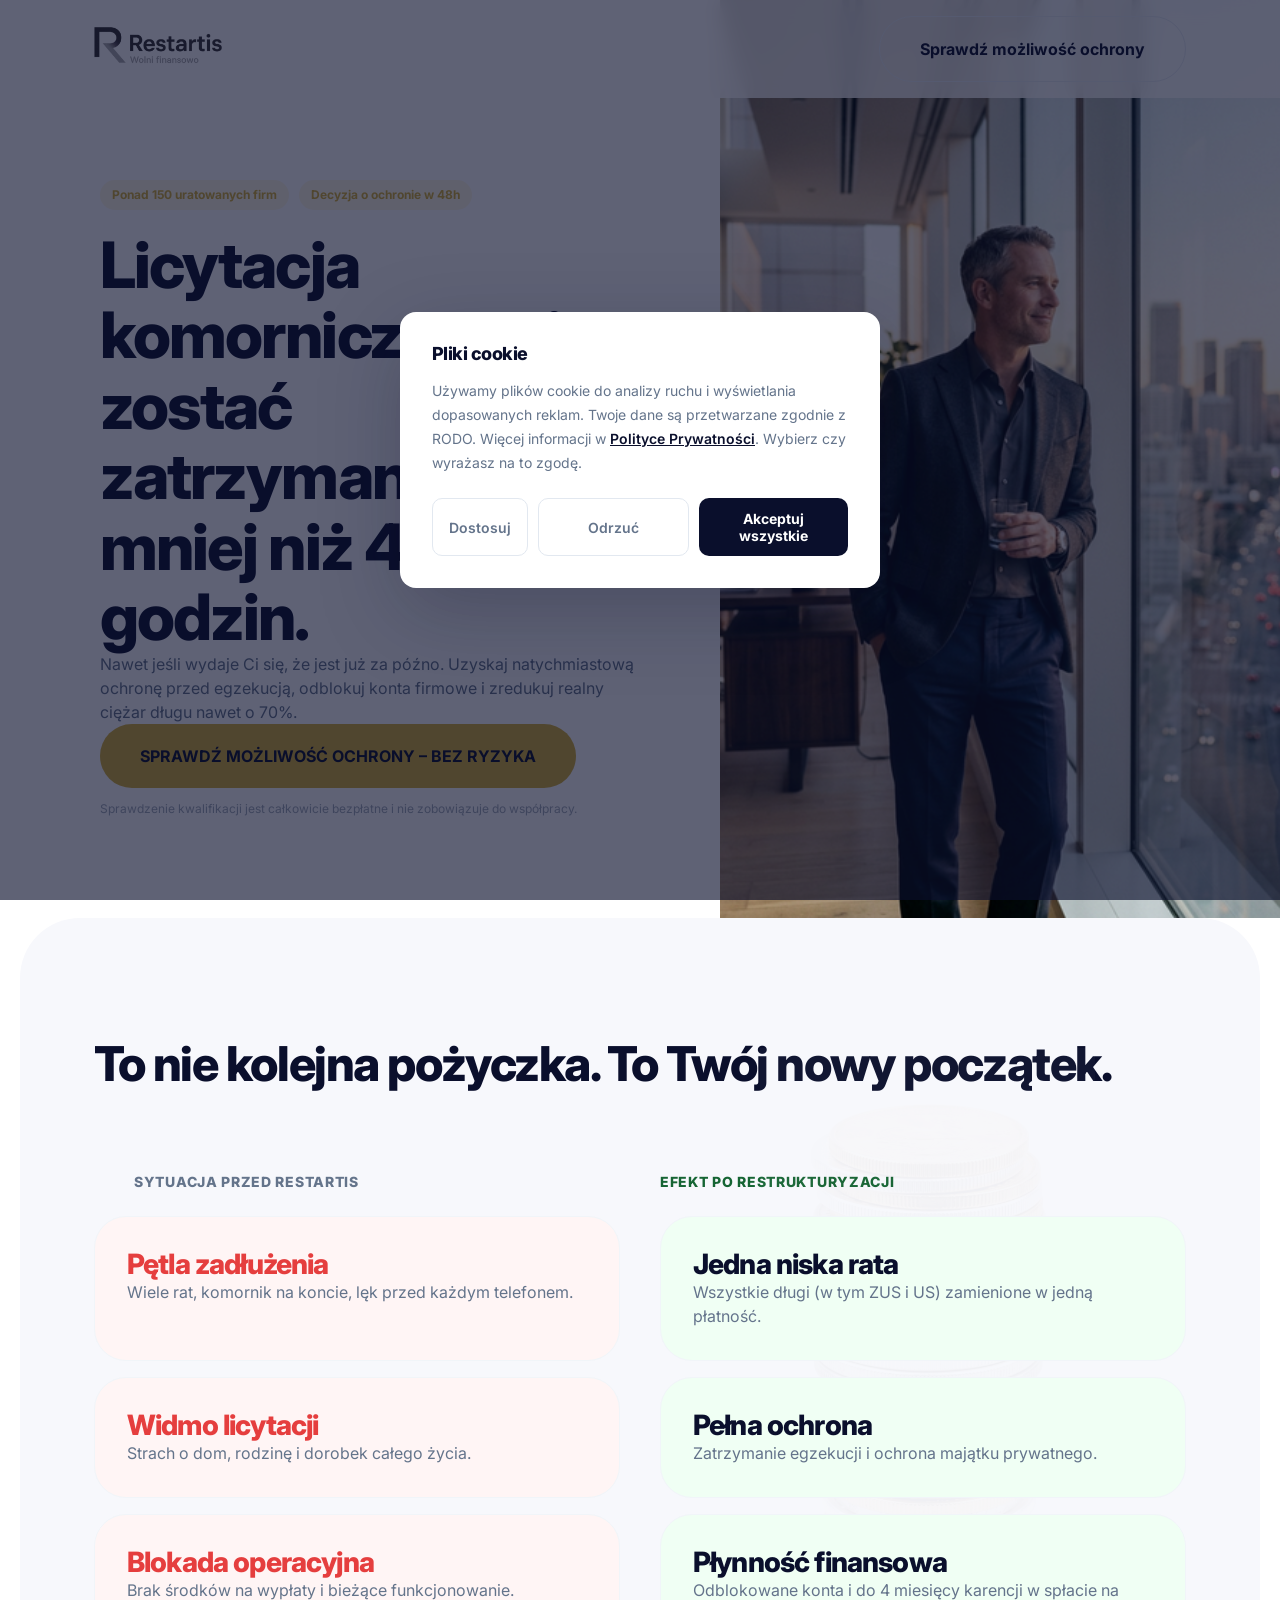
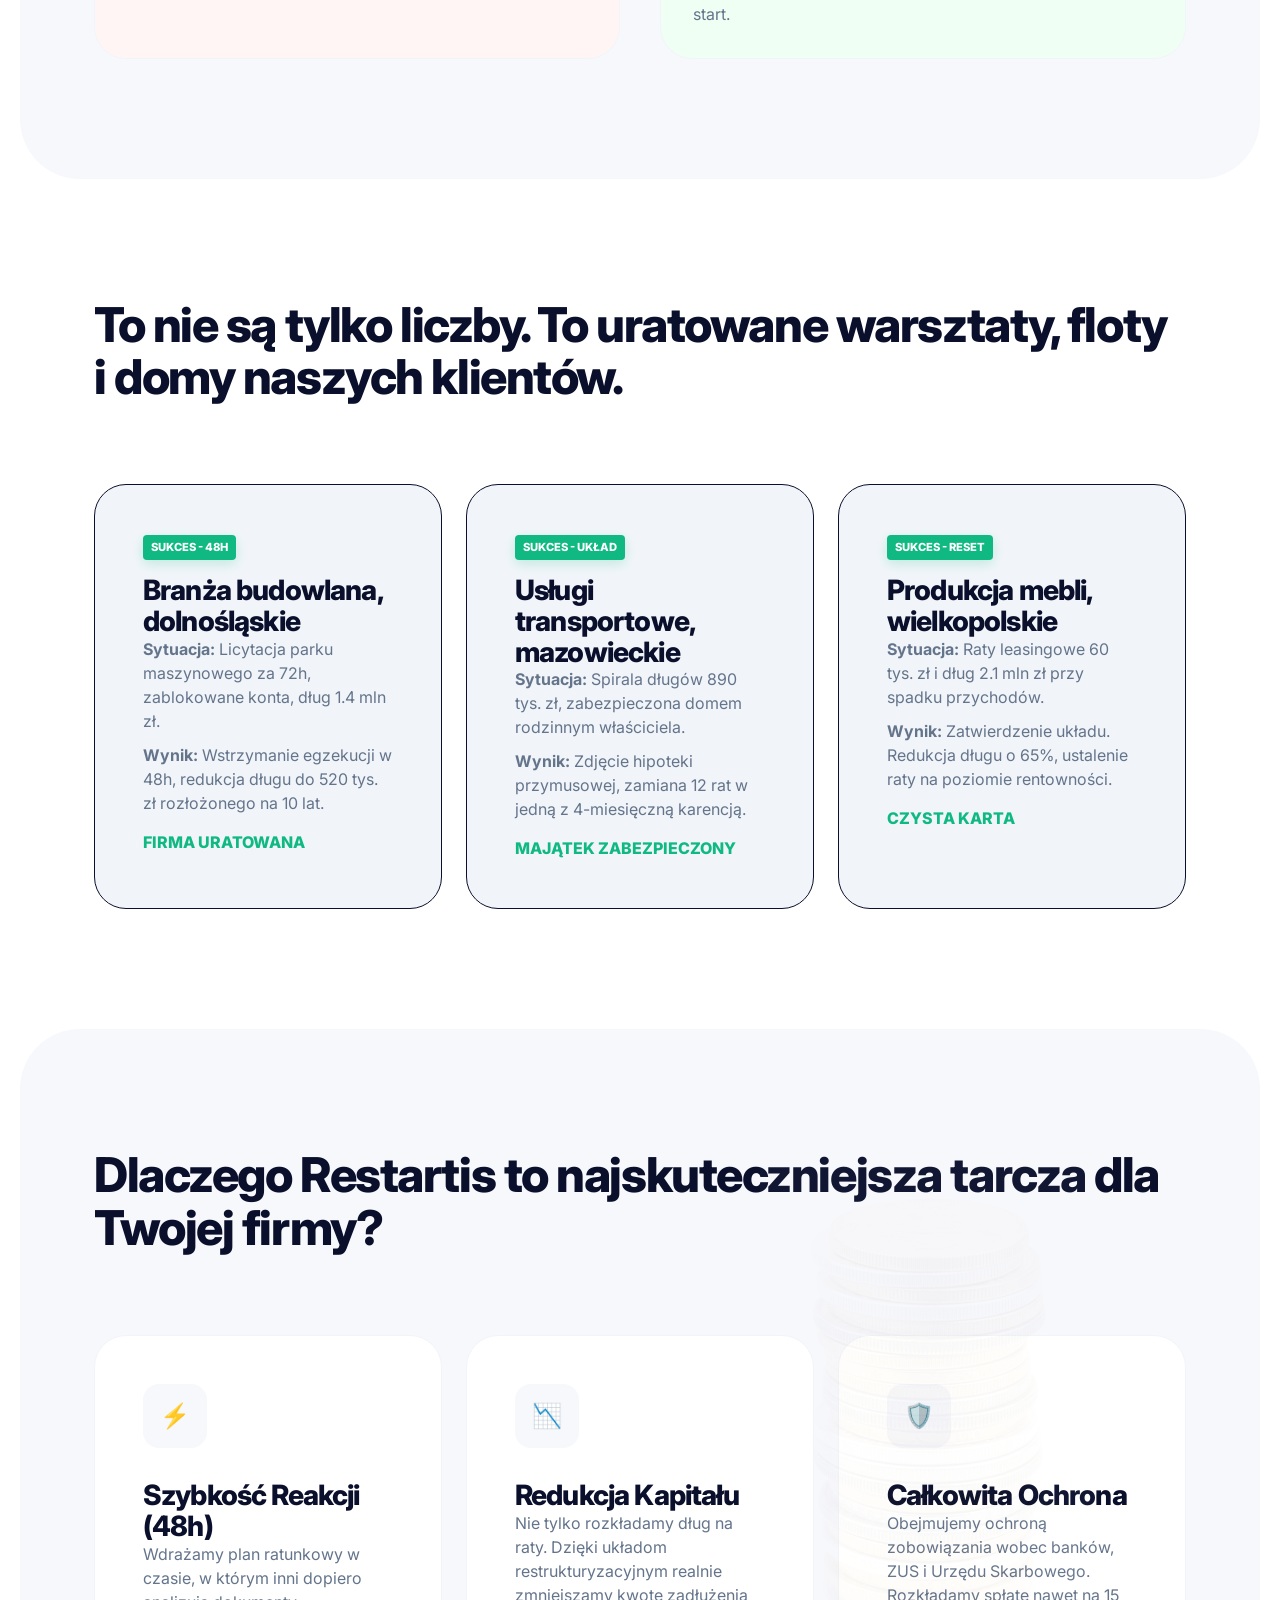
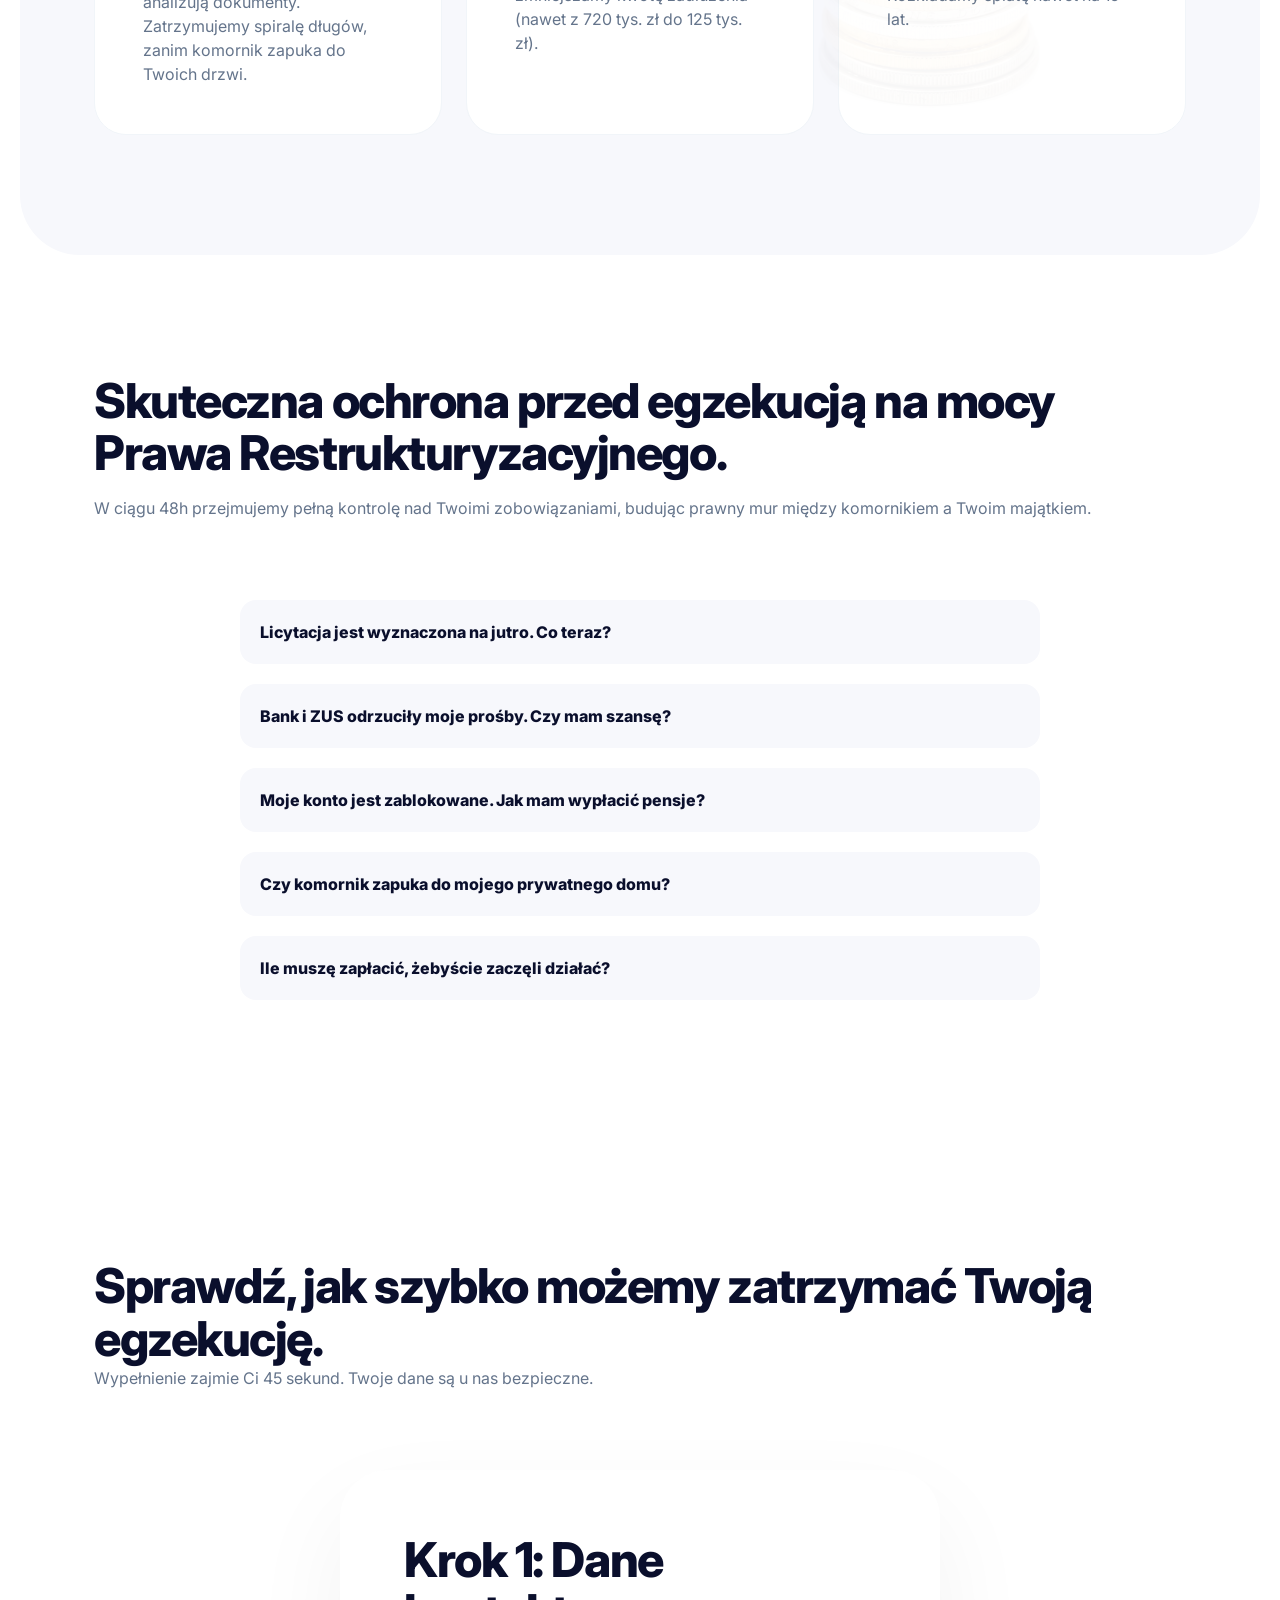
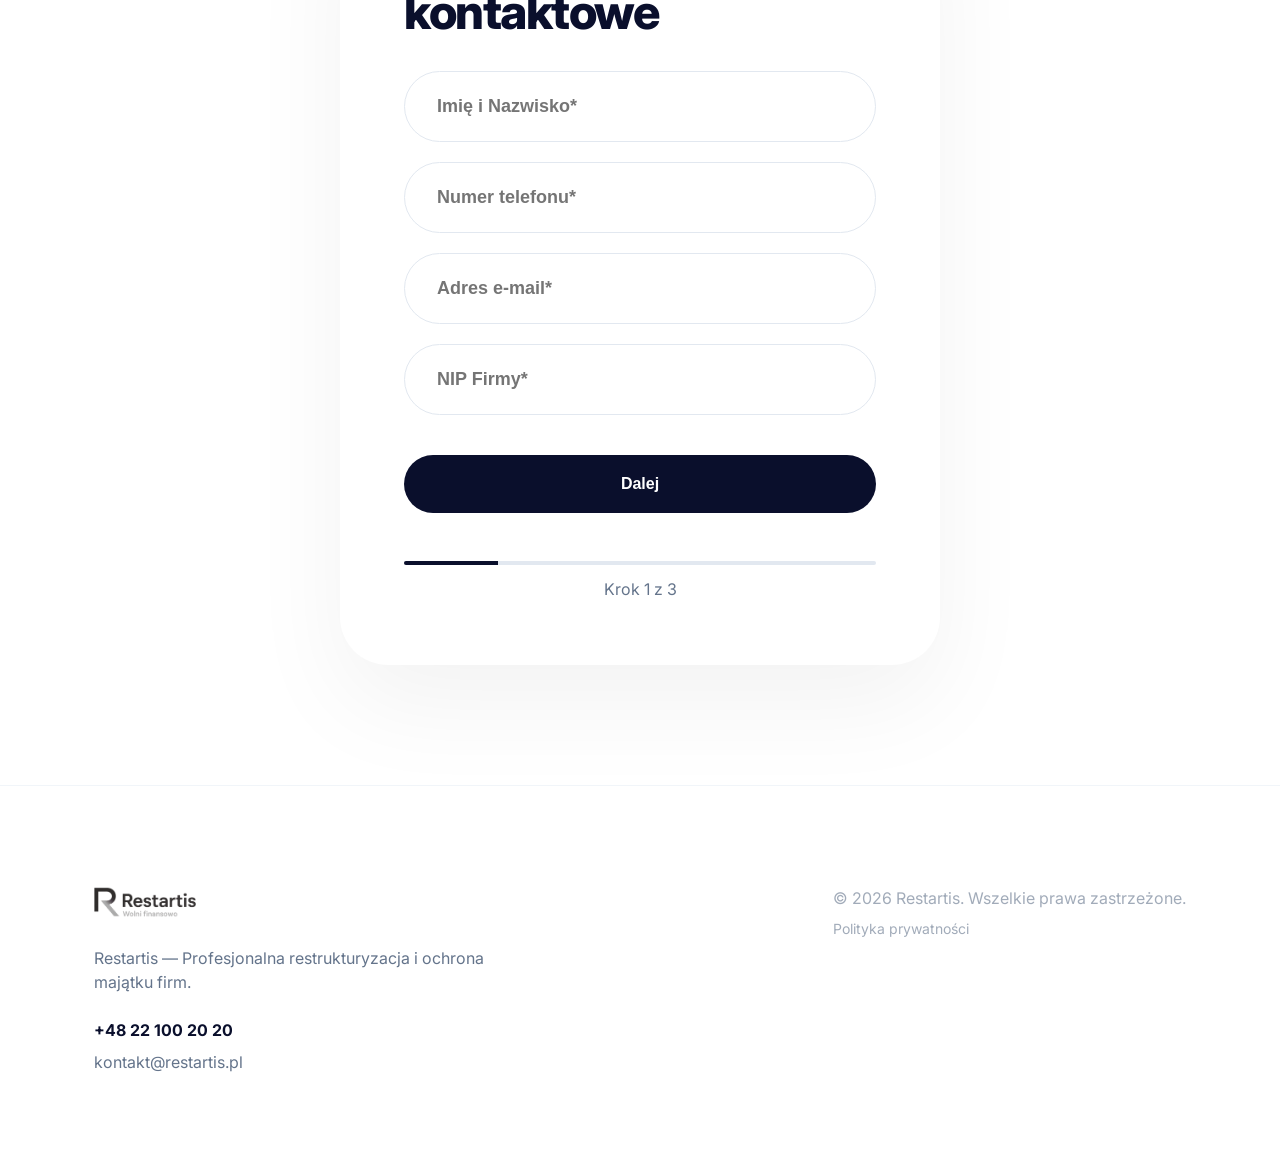
<file: restrukturyzacje/index.html>
<!DOCTYPE html>
<html lang="pl">

<head>
    <meta charset="UTF-8">
    <meta name="viewport" content="width=device-width, initial-scale=1.0">
    <title>Restartis — Restrukturyzacje i Ochrona Przed Egzekucją</title>
    <meta name="description"
        content="Zatrzymaj licytację komorniczą w mniej niż 48h. Uzyskaj ochronę przed egzekucją i zredukuj długi nawet o 70%.">
    <link rel="preconnect" href="https://fonts.googleapis.com">
    <link rel="preconnect" href="https://fonts.gstatic.com" crossorigin>
    <link href="https://fonts.googleapis.com/css2?family=Inter:wght@400;700;800&display=swap" rel="stylesheet">
    <link rel="stylesheet" href="../style.css">
    <link rel="icon" type="image/png" href="../assets/images/favicon.png">

    <!-- Consent Mode v2 - default denied before any Google tag -->
    <script>
        window.dataLayer = window.dataLayer || [];
        function gtag(){dataLayer.push(arguments);}
        gtag('consent', 'default', {
            'ad_storage': 'denied',
            'ad_user_data': 'denied',
            'ad_personalization': 'denied',
            'analytics_storage': 'denied',
            'wait_for_update': 500
        });
    </script>

    <!-- Google Tag Manager -->
    <script>(function (w, d, s, l, i) {
            w[l] = w[l] || []; w[l].push({
                'gtm.start':
                    new Date().getTime(), event: 'gtm.js'
            }); var f = d.getElementsByTagName(s)[0],
                j = d.createElement(s), dl = l != 'dataLayer' ? '&l=' + l : ''; j.async = true; j.src =
                    'https://www.googletagmanager.com/gtm.js?id=' + i + dl; f.parentNode.insertBefore(j, f);
        })(window, document, 'script', 'dataLayer', 'GTM-N3G6CHQS');</script>
    <!-- End Google Tag Manager -->

    <!-- Cookie Consent -->
    <script src="../consent.js"></script>

    <!-- Google Analytics 4 -->
    <script async src="https://www.googletagmanager.com/gtag/js?id=G-Q4PYV9QH9X"></script>
    <script>
        window.dataLayer = window.dataLayer || [];
        function gtag(){dataLayer.push(arguments);}
        gtag('js', new Date());
        gtag('config', 'G-Q4PYV9QH9X');
    </script>

    <!-- Microsoft Clarity -->
    <script type="text/javascript">
        (function (c, l, a, r, i, t, y) {
            c[a] = c[a] || function () { (c[a].q = c[a].q || []).push(arguments) };
            t = l.createElement(r); t.async = 1; t.src = "https://www.clarity.ms/tag/" + i;
            y = l.getElementsByTagName(r)[0]; y.parentNode.insertBefore(t, y);
        })(window, document, "clarity", "script", "vrh2rtia8x");
    </script>

    <!-- SEO & Metadata -->
    <meta name="google-site-verification" content="b0Thfz1AjSa-c7ayrh6DjmNefvvwtXPMKonbcc4W9X0" />
    <meta property="og:title" content="Restartis — Restrukturyzacje i Ochrona Przed Egzekucją">
    <meta property="og:description"
        content="Zatrzymaj licytację komorniczą w mniej niż 48h. Uzyskaj ochronę przed egzekucją i zredukuj długi nawet o 70%.">
    <meta property="og:image" content="../assets/images/logo.png">

    <script type="application/ld+json">
    {
      "@context": "https://schema.org",
      "@type": "LocalBusiness",
      "name": "Restartis Restrukturyzacje",
      "image": "https://restartis.pl/assets/images/logo.png",
      "@id": "https://restartis.pl/restrukturyzacje/",
      "url": "https://restartis.pl/restrukturyzacje/",
      "telephone": "+48 22 100 20 20",
      "address": {
        "@type": "PostalAddress",
        "addressCountry": "PL"
      }
    }
    </script>
</head>

<body>
    <!-- Google Tag Manager (noscript) -->
    <noscript><iframe src="https://www.googletagmanager.com/ns.html?id=GTM-N3G6CHQS" height="0" width="0"
            style="display:none;visibility:hidden"></iframe></noscript>
    <!-- End Google Tag Manager (noscript) -->

    <nav class="navbar">
        <div class="container nav-content">
            <div class="logo"><img src="../assets/images/logo.png" alt="Restartis Logo"
                    style="height: 40px; width: auto;"></div>
            <a href="#formularz" class="btn btn-outline">Sprawdź możliwość ochrony</a>
        </div>
    </nav>

    <header class="hero-split">
        <div class="hero-split-content">
            <div class="hero-text" style="max-width: 540px; margin-left: auto; width: 100%;">
                <div class="badge-container" style="display: flex; gap: 10px; margin-bottom: 20px;">
                    <span class="badge"
                        style="background: #FFF9E6; color: #D4AF37; padding: 6px 12px; border-radius: 20px; font-size: 0.75rem; font-weight: 700;">Ponad
                        150 uratowanych firm</span>
                    <span class="badge"
                        style="background: #FFF9E6; color: #D4AF37; padding: 6px 12px; border-radius: 20px; font-size: 0.75rem; font-weight: 700;">Decyzja
                        o ochronie w 48h</span>
                </div>
                <h1>Licytacja komornicza może zostać zatrzymana w mniej niż 48 godzin.</h1>
                <p>Nawet jeśli wydaje Ci się, że jest już za późno. Uzyskaj natychmiastową ochronę przed egzekucją,
                    odblokuj konta firmowe i zredukuj realny ciężar długu nawet o 70%.</p>
                <a href="#formularz" class="btn btn-primary"
                    style="background-color: #D4AF37; color: #0A0F2C; width: fit-content;">SPRAWDŹ
                    MOŻLIWOŚĆ OCHRONY – BEZ RYZYKA</a>
                <p style="font-size: 0.75rem; margin-top: 12px; opacity: 0.6;">Sprawdzenie kwalifikacji jest całkowicie
                    bezpłatne i nie zobowiązuje do współpracy.</p>
            </div>
        </div>
        <div class="hero-split-visual">
            <img src="../assets/images/restructuring-hero.png" alt="Zrestartuj swój biznes z Restartis">
        </div>
    </header>

    <section class="section-bg">
        <div class="container">
            <div class="section-header">
                <h2>To nie kolejna pożyczka. To Twój nowy początek.</h2>
            </div>

            <div class="comparison-grid">
                <div class="comp-header-row">
                    <div class="comp-col">Sytuacja przed Restartis</div>
                    <div class="comp-col positive-text">Efekt po restrukturyzacji</div>
                </div>

                <div class="comp-row">
                    <div class="comp-card danger">
                        <h3>Pętla zadłużenia</h3>
                        <p>Wiele rat, komornik na koncie, lęk przed każdym telefonem.</p>
                    </div>
                    <div class="comp-card positive">
                        <h3>Jedna niska rata</h3>
                        <p>Wszystkie długi (w tym ZUS i US) zamienione w jedną płatność.</p>
                    </div>
                </div>

                <div class="comp-row">
                    <div class="comp-card danger">
                        <h3>Widmo licytacji</h3>
                        <p>Strach o dom, rodzinę i dorobek całego życia.</p>
                    </div>
                    <div class="comp-card positive">
                        <h3>Pełna ochrona</h3>
                        <p>Zatrzymanie egzekucji i ochrona majątku prywatnego.</p>
                    </div>
                </div>

                <div class="comp-row">
                    <div class="comp-card danger">
                        <h3>Blokada operacyjna</h3>
                        <p>Brak środków na wypłaty i bieżące funkcjonowanie.</p>
                    </div>
                    <div class="comp-card positive">
                        <h3>Płynność finansowa</h3>
                        <p>Odblokowane konta i do 4 miesięcy karencji w spłacie na start.</p>
                    </div>
                </div>
            </div>
        </div>
    </section>

    <section>
        <div class="container">
            <div class="section-header">
                <h2>To nie są tylko liczby. To uratowane warsztaty, floty i domy naszych klientów.</h2>
            </div>
            <div class="grid-3">
                <div class="pillar-card spotlight">
                    <span class="status-tag"
                        style="background: #10B981; color: white; padding: 4px 8px; border-radius: 4px; font-size: 0.7rem; font-weight: 800; display: inline-block; margin-bottom: 15px;">SUKCES
                        - 48H</span>
                    <h3>Branża budowlana, dolnośląskie</h3>
                    <p><strong>Sytuacja:</strong> Licytacja parku maszynowego za 72h, zablokowane konta, dług 1.4 mln
                        zł.</p>
                    <p style="margin-top: 10px;"><strong>Wynik:</strong> Wstrzymanie egzekucji w 48h, redukcja długu do
                        520 tys. zł rozłożonego na 10 lat.</p>
                    <p style="font-weight: 800; color: #10B981; margin-top: 15px;">FIRMA URATOWANA</p>
                </div>
                <div class="pillar-card spotlight">
                    <span class="status-tag"
                        style="background: #10B981; color: white; padding: 4px 8px; border-radius: 4px; font-size: 0.7rem; font-weight: 800; display: inline-block; margin-bottom: 15px;">SUKCES
                        - UKŁAD</span>
                    <h3>Usługi transportowe, mazowieckie</h3>
                    <p><strong>Sytuacja:</strong> Spirala długów 890 tys. zł, zabezpieczona domem rodzinnym właściciela.
                    </p>
                    <p style="margin-top: 10px;"><strong>Wynik:</strong> Zdjęcie hipoteki przymusowej, zamiana 12 rat w
                        jedną z 4-miesięczną karencją.</p>
                    <p style="font-weight: 800; color: #10B981; margin-top: 15px;">MAJĄTEK ZABEZPIECZONY</p>
                </div>
                <div class="pillar-card spotlight">
                    <span class="status-tag"
                        style="background: #10B981; color: white; padding: 4px 8px; border-radius: 4px; font-size: 0.7rem; font-weight: 800; display: inline-block; margin-bottom: 15px;">SUKCES
                        - RESET</span>
                    <h3>Produkcja mebli, wielkopolskie</h3>
                    <p><strong>Sytuacja:</strong> Raty leasingowe 60 tys. zł i dług 2.1 mln zł przy spadku przychodów.
                    </p>
                    <p style="margin-top: 10px;"><strong>Wynik:</strong> Zatwierdzenie układu. Redukcja długu o 65%,
                        ustalenie raty na poziomie rentowności.</p>
                    <p style="font-weight: 800; color: #10B981; margin-top: 15px;">CZYSTA KARTA</p>
                </div>
            </div>
        </div>
    </section>

    <section class="section-bg">
        <div class="container">
            <div class="section-header">
                <h2>Dlaczego Restartis to najskuteczniejsza tarcza dla Twojej firmy?</h2>
            </div>
            <div class="grid-3">
                <div class="pillar-card">
                    <div class="pillar-icon">⚡</div>
                    <h3>Szybkość Reakcji (48h)</h3>
                    <p>Wdrażamy plan ratunkowy w czasie, w którym inni dopiero analizują dokumenty. Zatrzymujemy spiralę
                        długów, zanim komornik zapuka do Twoich drzwi.</p>
                </div>
                <div class="pillar-card">
                    <div class="pillar-icon">📉</div>
                    <h3>Redukcja Kapitału</h3>
                    <p>Nie tylko rozkładamy dług na raty. Dzięki układom restrukturyzacyjnym realnie zmniejszamy kwotę
                        zadłużenia (nawet z 720 tys. zł do 125 tys. zł).</p>
                </div>
                <div class="pillar-card">
                    <div class="pillar-icon">🛡️</div>
                    <h3>Całkowita Ochrona</h3>
                    <p>Obejmujemy ochroną zobowiązania wobec banków, ZUS i Urzędu Skarbowego. Rozkładamy spłatę nawet na
                        15 lat.</p>
                </div>
            </div>
        </div>
    </section>

    <section>
        <div class="container">
            <div class="section-header">
                <h2>Skuteczna ochrona przed egzekucją na mocy Prawa Restrukturyzacyjnego.</h2>
                <p style="margin-top: 16px;">W ciągu 48h przejmujemy pełną kontrolę nad Twoimi zobowiązaniami, budując
                    prawny mur między komornikiem a Twoim majątkiem.</p>
            </div>

            <div class="faq-container" style="max-width: 800px; margin: 0 auto;">
                <details style="margin-bottom: 20px; padding: 20px; border-radius: 16px; background: #F7F8FC;">
                    <summary style="font-weight: 800; cursor: pointer; list-style: none;">Licytacja jest wyznaczona na
                        jutro. Co teraz?</summary>
                    <p style="margin-top: 10px;">Otwarcie postępowania restrukturyzacyjnego z mocy prawa zawiesza
                        egzekucję. Blokujemy licytację nieruchomości i maszyn, zanim komornik zdąży podnieść młotek.</p>
                </details>
                <details style="margin-bottom: 20px; padding: 20px; border-radius: 16px; background: #F7F8FC;">
                    <summary style="font-weight: 800; cursor: pointer; list-style: none;">Bank i ZUS odrzuciły moje
                        prośby. Czy mam szansę?</summary>
                    <p style="margin-top: 10px;">Tak. Prawo pozwala nam narzucić układ wierzycielom. Negocjujemy z
                        pozycji siły, redukując Twój dług nawet o 70% i rozkładając go na 15 lat.</p>
                </details>
                <details style="margin-bottom: 20px; padding: 20px; border-radius: 16px; background: #F7F8FC;">
                    <summary style="font-weight: 800; cursor: pointer; list-style: none;">Moje konto jest zablokowane.
                        Jak mam wypłacić pensje?</summary>
                    <p style="margin-top: 10px;">Odblokowujemy konta bankowe w 48h. Przywracamy płynność Twojej firmie i
                        wdrażamy do 4 miesięcy karencji w spłacie rat.</p>
                </details>
                <details style="margin-bottom: 20px; padding: 20px; border-radius: 16px; background: #F7F8FC;">
                    <summary style="font-weight: 800; cursor: pointer; list-style: none;">Czy komornik zapuka do mojego
                        prywatnego domu?</summary>
                    <p style="margin-top: 10px;">Nie, jeśli zadziałamy natychmiast. Restrukturyzacja to tarcza, która
                        skutecznie oddziela długi Twojej firmy od majątku osobistego Twojej rodziny.</p>
                </details>
                <details style="margin-bottom: 20px; padding: 20px; border-radius: 16px; background: #F7F8FC;">
                    <summary style="font-weight: 800; cursor: pointer; list-style: none;">Ile muszę zapłacić, żebyście
                        zaczęli działać?</summary>
                    <p style="margin-top: 10px;">Analiza i sprawdzenie kwalifikacji są bezpłatne. Zarabiamy na efektach
                        (success fee), czyli na pieniądzach, które dla Ciebie uratujemy.</p>
                </details>
            </div>
        </div>
    </section>

    <section id="formularz">
        <div class="container">
            <div class="section-header">
                <h2>Sprawdź, jak szybko możemy zatrzymać Twoją egzekucję.</h2>
                <p>Wypełnienie zajmie Ci 45 sekund. Twoje dane są u nas bezpieczne.</p>
            </div>
            <div class="form-wrapper">
                <div id="multistep-form">
                    <!-- Step 1: Contact -->
                    <div class="form-step active" data-step="1">
                        <h2>Krok 1: Dane kontaktowe</h2>
                        <div class="option-grid" style="gap: 20px;">
                            <input type="text" placeholder="Imię i Nazwisko*" class="option-pill"
                                style="cursor: text; background: white; border: 1px solid #E2E8F0;" id="form-name">
                            <input type="tel" placeholder="Numer telefonu*" class="option-pill"
                                style="cursor: text; background: white; border: 1px solid #E2E8F0;" id="form-phone">
                            <input type="email" placeholder="Adres e-mail*" class="option-pill"
                                style="cursor: text; background: white; border: 1px solid #E2E8F0;" id="form-email">
                            <input type="text" placeholder="NIP Firmy*" class="option-pill"
                                style="cursor: text; background: white; border: 1px solid #E2E8F0;" id="form-nip">
                            <button class="btn btn-primary" id="next-step-1" style="margin-top: 20px;">Dalej</button>
                        </div>
                    </div>

                    <!-- Step 2: Financial Qualification -->
                    <div class="form-step" data-step="2">
                        <h2>Krok 2: Jaka jest skala zadłużenia Twojej firmy?</h2>
                        <div class="option-grid">
                            <button class="option-pill" data-value="Do 200 000 zł">Do 200 000 zł</button>
                            <button class="option-pill" data-value="200 000 – 500 000 zł">200 000 – 500 000 zł</button>
                            <button class="option-pill" data-value="500 000 – 2 000 000 zł">500 000 – 2 000 000
                                zł</button>
                            <button class="option-pill" data-value="Powyżej 2 000 000 zł">Powyżej 2 000 000 zł</button>
                        </div>
                        <h2 style="margin-top: 30px;">Czy masz obecnie zablokowane konta lub licytację?</h2>
                        <div class="option-grid">
                            <button class="option-pill" data-value="urgent">TAK – licytacja w najbliższych
                                dniach</button>
                            <button class="option-pill" data-value="blocked">TAK – zablokowane konta</button>
                            <button class="option-pill" data-value="none">NIE – szukam ochrony</button>
                        </div>
                    </div>

                    <!-- Step 3: Creditors -->
                    <div class="form-step" data-step="3">
                        <h2>Krok 3: Wobec kogo posiadasz największe zobowiązania?</h2>
                        <div class="option-grid">
                            <button class="option-pill" data-value="banks">Banki (kredyty, leasingi)</button>
                            <button class="option-pill" data-value="state">ZUS / Urząd Skarbowy</button>
                            <button class="option-pill" data-value="contractors">Kontrahenci i dostawcy</button>
                            <button class="option-pill" data-value="all">Wszystkie powyższe</button>
                        </div>
                        <label class="consent-label">
                            <input type="checkbox" id="form-consent">
                            <span>Wyrażam zgodę na kontakt w celach marketingowych (telefon, e-mail, SMS) przez Restartis. Zgoda jest dobrowolna i można ją wycofać w każdej chwili.</span>
                        </label>
                        <span class="field-error-msg" id="consent-error" style="display:none; margin-top: -10px;">Prosimy o zaznaczenie zgody na kontakt.</span>
                        <button class="btn btn-primary" id="submit-lead"
                            style="margin-top: 20px; width: 100%;">ZATRZYMAJ EGZEKUCJĘ I OBLICZ REDUKCJĘ DŁUGU</button>
                    </div>

                    <div id="success-screen" style="display: none; text-align: center;">
                        <h2>Przyjęliśmy Twoje zgłoszenie. Analiza ruszyła.</h2>
                        <p style="margin: 24px 0;">Sprawdzamy Twoją sytuację w bazach dłużników. Nasz Specjalista ds.
                            Restrukturyzacji i Ochrony Majątku oddzwoni do Ciebie w ciągu maksymalnie 4 godzin, aby
                            przedstawić plan wstrzymania egzekucji.</p>
                        <div style="background: #F7F8FC; padding: 32px; border-radius: 24px;">
                            <p style="font-weight: 700; color: #D4AF37;">PAMIĘTAJ:</p>
                            <p style="margin-top: 10px;">Przygotuj sygnatury akt komorniczych – to przyspieszy
                                zatrzymanie egzekucji.</p>
                        </div>
                    </div>
                </div>

                <div class="progress-container">
                    <div class="progress-bar">
                        <div class="progress-fill"></div>
                    </div>
                    <p id="progress-text">Krok 1 z 3</p>
                </div>
            </div>
        </div>
    </section>

    <footer style="padding: 100px 0; border-top: 1px solid #F1F5F9;">
        <div class="container">
            <div
                style="display: flex; justify-content: space-between; align-items: flex-start; flex-wrap: wrap; gap: 60px;">
                <div>
                    <div class="logo" style="margin-bottom: 20px;"><img src="../assets/images/logo.png"
                            alt="Restartis Logo" style="height: 32px; width: auto;"></div>
                    <p style="max-width: 400px;">Restartis — Profesjonalna restrukturyzacja i ochrona majątku firm.</p>
                    <div style="margin-top: 24px; display: flex; flex-direction: column; gap: 8px;">
                        <a href="tel:+48221002020" data-track="phone-click"
                            style="color: var(--primary); text-decoration: none; font-weight: 700;">+48 22 100 20 20</a>
                        <a href="mailto:kontakt@restartis.pl" data-track="email-click"
                            style="color: var(--text-muted); text-decoration: none;">kontakt@restartis.pl</a>
                    </div>
                </div>
                <div style="font-size: 0.875rem; opacity: 0.6;">
                    <p>© 2026 Restartis. Wszelkie prawa zastrzeżone.</p>
                    <a href="../polityka-prywatnosci/" style="color: var(--text-muted); text-decoration: none; margin-top: 8px; display: inline-block;">Polityka prywatności</a>
                </div>
            </div>
        </div>
    </footer>

    <script src="main.js"></script>
</body>

</html>
</file>
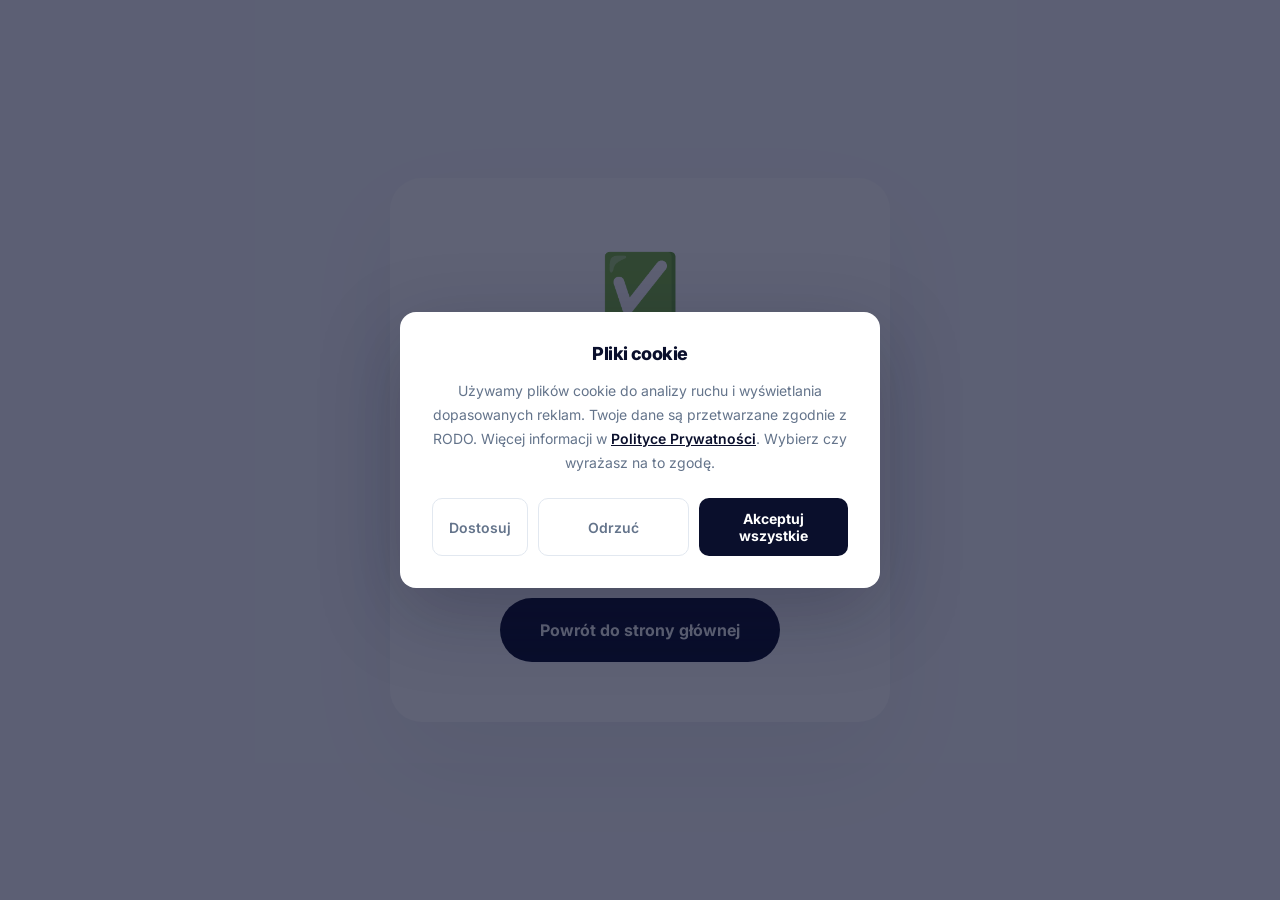
<file: thank-you/index.html>
<!DOCTYPE html>
<html lang="pl">

<head>
    <meta charset="UTF-8">
    <meta name="viewport" content="width=device-width, initial-scale=1.0">
    <title>Dziękujemy — Restartis</title>
    <link rel="preconnect" href="https://fonts.googleapis.com">
    <link rel="preconnect" href="https://fonts.gstatic.com" crossorigin>
    <link href="https://fonts.googleapis.com/css2?family=Inter:wght@400;700;800&display=swap" rel="stylesheet">
    <link rel="stylesheet" href="../style.css">
    <link rel="icon" type="image/png" href="../assets/images/favicon.png">

    <!-- Consent Mode v2 - default denied before any Google tag -->
    <script>
        window.dataLayer = window.dataLayer || [];
        function gtag(){dataLayer.push(arguments);}
        gtag('consent', 'default', {
            'ad_storage': 'denied',
            'ad_user_data': 'denied',
            'ad_personalization': 'denied',
            'analytics_storage': 'denied',
            'wait_for_update': 500
        });
    </script>

    <!-- Cookie Consent -->
    <script src="../consent.js"></script>

    <!-- Google Ads + Analytics 4 tag (gtag.js) -->
    <script async src="https://www.googletagmanager.com/gtag/js?id=AW-16893608277"></script>
    <script>
        window.dataLayer = window.dataLayer || [];
        function gtag() { dataLayer.push(arguments); }
        gtag('js', new Date());
        gtag('config', 'AW-16893608277');
        gtag('config', 'G-Q4PYV9QH9X');
    </script>

    <!-- Event snippet for Restartis.pl Przesłanie formularza kontaktowego -->
    <script>
        gtag('event', 'conversion', { 'send_to': 'AW-16893608277/jlDWCJqylIccENWCwPc-' });
    </script>

    <!-- Google Tag Manager -->
    <script>(function (w, d, s, l, i) {
            w[l] = w[l] || []; w[l].push({
                'gtm.start':
                    new Date().getTime(), event: 'gtm.js'
            }); var f = d.getElementsByTagName(s)[0],
                j = d.createElement(s), dl = l != 'dataLayer' ? '&l=' + l : ''; j.async = true; j.src =
                    'https://www.googletagmanager.com/gtm.js?id=' + i + dl; f.parentNode.insertBefore(j, f);
        })(window, document, 'script', 'dataLayer', 'GTM-N3G6CHQS');</script>
    <!-- End Google Tag Manager -->

    <!-- Microsoft Clarity -->
    <script type="text/javascript">
        (function (c, l, a, r, i, t, y) {
            c[a] = c[a] || function () { (c[a].q = c[a].q || []).push(arguments) };
            t = l.createElement(r); t.async = 1; t.src = "https://www.clarity.ms/tag/" + i;
            y = l.getElementsByTagName(r)[0]; y.parentNode.insertBefore(t, y);
        })(window, document, "clarity", "script", "vrh2rtia8x");
    </script>

    <style>
        body {
            display: flex;
            align-items: center;
            justify-content: center;
            min-height: 100vh;
            text-align: center;
            background-color: var(--secondary);
            padding: 24px;
        }

        .thank-you-card {
            background: white;
            padding: 60px 40px;
            border-radius: var(--border-radius);
            max-width: 500px;
            box-shadow: 0 40px 100px rgba(0, 0, 0, 0.05);
        }

        h1 {
            margin-bottom: 20px;
        }

        p {
            margin-bottom: 32px;
        }
    </style>
</head>

<body>
    <!-- Google Tag Manager (noscript) -->
    <noscript><iframe src="https://www.googletagmanager.com/ns.html?id=GTM-N3G6CHQS" height="0" width="0"
            style="display:none;visibility:hidden"></iframe></noscript>
    <!-- End Google Tag Manager (noscript) -->

    <div class="thank-you-card">
        <div style="font-size: 64px; margin-bottom: 24px;">✅</div>
        <h1>Dziękujemy za zgłoszenie!</h1>
        <p>Twoje zapytanie zostało zarejestrowane. Nasz analityk skontaktuje się z Tobą w ciągu najbliższych 24 godzin.
        </p>
        <a href="../" class="btn btn-primary">Powrót do strony głównej</a>
    </div>

    <!-- Conversion Event -->
    <script>
        window.dataLayer = window.dataLayer || [];
        window.dataLayer.push({
            'event': 'generate_lead',
            'conversion_id': 'AW-CONVERSION-ID',
            'conversion_label': 'CONVERSION-LABEL'
        });
    </script>
</body>

</html>
</file>
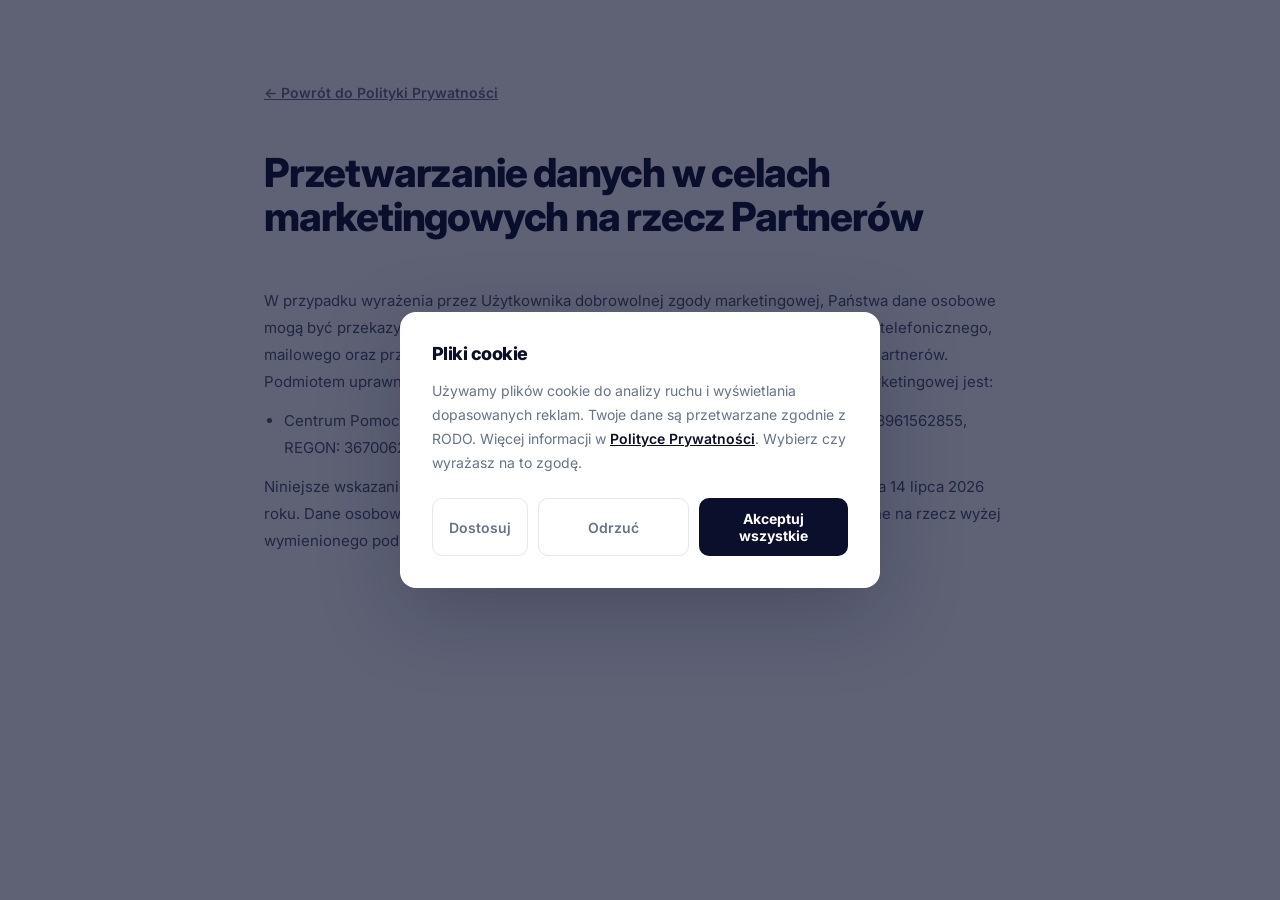
<file: polityka-prywatnosci/partnerzy-biznesowi/index.html>
<!doctype html>
<html lang="pl">
  <head>
    <meta charset="UTF-8" />
    <meta name="viewport" content="width=device-width, initial-scale=1.0" />
    <title>Przetwarzanie danych w celach marketingowych na rzecz Partnerów — Restartis</title>
    <link rel="preconnect" href="https://fonts.googleapis.com" />
    <link rel="preconnect" href="https://fonts.gstatic.com" crossorigin />
    <link
      href="https://fonts.googleapis.com/css2?family=Inter:wght@400;700;800&display=swap"
      rel="stylesheet"
    />
    <link rel="stylesheet" href="../../style.css" />
    <link rel="icon" type="image/png" href="../../assets/images/favicon.png" />

    <!-- Consent Mode v2 - default denied before any Google tag -->
    <script>
      window.dataLayer = window.dataLayer || [];
      function gtag() {
        dataLayer.push(arguments);
      }
      gtag("consent", "default", {
        ad_storage: "denied",
        ad_user_data: "denied",
        ad_personalization: "denied",
        analytics_storage: "denied",
        wait_for_update: 500,
      });
    </script>

    <!-- Cookie Consent -->
    <script src="../../consent.js"></script>

    <!-- Google Ads + Analytics 4 tag (gtag.js) -->
    <script
      async
      src="https://www.googletagmanager.com/gtag/js?id=G-Q4PYV9QH9X"
    ></script>
    <script>
      window.dataLayer = window.dataLayer || [];
      function gtag() {
        dataLayer.push(arguments);
      }
      gtag("js", new Date());
      gtag("config", "G-Q4PYV9QH9X");
    </script>

    <!-- Google Tag Manager -->
    <script>
      (function (w, d, s, l, i) {
        w[l] = w[l] || [];
        w[l].push({ "gtm.start": new Date().getTime(), event: "gtm.js" });
        var f = d.getElementsByTagName(s)[0],
          j = d.createElement(s),
          dl = l != "dataLayer" ? "&l=" + l : "";
        j.async = true;
        j.src = "https://www.googletagmanager.com/gtm.js?id=" + i + dl;
        f.parentNode.insertBefore(j, f);
      })(window, document, "script", "dataLayer", "GTM-N3G6CHQS");
    </script>
    <!-- End Google Tag Manager -->

    <!-- Microsoft Clarity -->
    <script type="text/javascript">
      (function (c, l, a, r, i, t, y) {
        c[a] =
          c[a] ||
          function () {
            (c[a].q = c[a].q || []).push(arguments);
          };
        t = l.createElement(r);
        t.async = 1;
        t.src = "https://www.clarity.ms/tag/" + i;
        y = l.getElementsByTagName(r)[0];
        y.parentNode.insertBefore(t, y);
      })(window, document, "clarity", "script", "vrh2rtia8x");
    </script>

    <style>
      .pp-wrapper {
        max-width: 800px;
        margin: 0 auto;
        padding: 80px 24px 100px;
      }

      .pp-wrapper h1 {
        font-size: clamp(28px, 5vw, 40px);
        font-weight: 800;
        color: var(--primary);
        margin-bottom: 48px;
      }

      .pp-wrapper h2 {
        font-size: 18px;
        font-weight: 800;
        color: var(--primary);
        margin: 40px 0 12px;
      }

      .pp-wrapper p,
      .pp-wrapper li {
        font-size: 15px;
        line-height: 1.8;
        color: #4a5568;
      }

      .pp-wrapper ul,
      .pp-wrapper ol {
        padding-left: 20px;
        margin: 12px 0;
      }

      .pp-wrapper li {
        margin-bottom: 6px;
      }

      .pp-wrapper a {
        color: var(--accent);
        text-decoration: underline;
        word-break: break-all;
      }

      .pp-back {
        display: inline-flex;
        align-items: center;
        gap: 8px;
        margin-bottom: 48px;
        font-size: 14px;
        font-weight: 600;
        color: var(--primary);
        text-decoration: none;
        opacity: 0.6;
        transition: opacity 0.2s;
      }

      .pp-back:hover {
        opacity: 1;
      }
    </style>
  </head>

  <body>
    <!-- Google Tag Manager (noscript) -->
    <noscript
      ><iframe
        src="https://www.googletagmanager.com/ns.html?id=GTM-N3G6CHQS"
        height="0"
        width="0"
        style="display: none; visibility: hidden"
      ></iframe
    ></noscript>
    <!-- End Google Tag Manager (noscript) -->

    <div class="pp-wrapper">
      <a href="../" class="pp-back">&#8592; Powrót do Polityki Prywatności</a>

      <h1>Przetwarzanie danych w celach marketingowych na rzecz Partnerów</h1>

      <p>
        W przypadku wyrażenia przez Użytkownika dobrowolnej zgody
        marketingowej, Państwa dane osobowe mogą być przekazywane i
        przetwarzane w celach marketingowych (w tym do kontaktu telefonicznego,
        mailowego oraz przedstawiania ofert handlowych) również przez naszych
        zaufanych Partnerów.
      </p>

      <p>
        Podmiotem uprawnionym do przetwarzania danych na podstawie udzielonej
        zgody marketingowej jest:
      </p>
      <ul>
        <li>
          Centrum Pomocy Prawnej BeWa LexGroup Sp. z o.o. z siedzibą we
          Wrocławiu, NIP: 8961562855, REGON: 367006219
        </li>
      </ul>

      <p>
        Niniejsze wskazanie obowiązuje i stanowi integralną część Polityki
        Prywatności od dnia 14 lipca 2026 roku. Dane osobowe Użytkowników,
        którzy wyrazili zgodę od tego dnia, są przetwarzane na rzecz wyżej
        wymienionego podmiotu zgodnie z treścią udzielonej przez nich zgody.
      </p>
    </div>
  </body>
</html>
</file>
<file: style.css>
:root {
    --primary: #0A0F2C;
    /* Deep Navy */
    --secondary: #F7F8FC;
    /* Ultra Light Gray-Blue */
    --text-main: #0A0F2C;
    --text-muted: #64748B;
    /* Slate Gray */
    --white: #FFFFFF;
    --accent: #0A0F2C;
    /* Staying extremely monochrome/navy for premium feel */
    --border-radius: 32px;
    --pill-radius: 100px;
    --section-padding: 120px;
    --container-width: 1140px;
    --transition: all 0.4s cubic-bezier(0.16, 1, 0.3, 1);
}

* {
    margin: 0;
    padding: 0;
    box-sizing: border-box;
}

html,
body {
    font-family: 'Inter', -apple-system, BlinkMacSystemFont, sans-serif;
    color: var(--text-main);
    background-color: var(--white);
    line-height: 1.5;
    -webkit-font-smoothing: antialiased;
    overflow-x: hidden;
    width: 100%;
    position: relative;
}

h1,
h2,
h3,
h4 {
    color: var(--primary);
    font-weight: 800;
    letter-spacing: -0.03em;
    line-height: 1.1;
}

.container {
    max-width: var(--container-width);
    margin: 0 auto;
    padding: 0 24px;
}

/* Typography Scale */
h1 {
    font-size: clamp(1.75rem, 8vw, 4rem);
    word-wrap: break-word;
    overflow-wrap: break-word;
}

h2 {
    font-size: clamp(1.35rem, 6vw, 3rem);
}

h3 {
    font-size: 1.75rem;
}

p {
    font-size: 1rem;
    color: var(--text-muted);
}

/* Buttons */
.btn {
    display: inline-flex;
    align-items: center;
    justify-content: center;
    padding: 20px 40px;
    border-radius: var(--pill-radius);
    font-weight: 700;
    font-size: 1rem;
    text-decoration: none;
    transition: var(--transition);
    cursor: pointer;
    border: none;
}

.btn-primary {
    background-color: var(--primary);
    color: var(--white);
}

.btn-primary:hover {
    transform: scale(1.02);
    box-shadow: 0 10px 40px rgba(10, 15, 44, 0.15);
}

.btn-outline {
    background: transparent;
    border: 1px solid #E2E8F0;
    color: var(--primary);
}

.btn-outline:hover {
    background: var(--secondary);
    border-color: var(--primary);
}

/* Navbar */
.navbar {
    padding: 32px 0;
    position: fixed;
    top: 0;
    width: 100%;
    background: rgba(255, 255, 255, 0.8);
    backdrop-filter: blur(10px);
    z-index: 1000;
}

.nav-content {
    display: flex;
    justify-content: space-between;
    align-items: center;
}

.logo {
    font-size: 1.25rem;
    font-weight: 800;
    letter-spacing: -0.02em;
    text-transform: uppercase;
}

/* Hero Section */
.hero {
    padding-top: 200px;
    padding-bottom: 100px;
}

.hero-grid {
    display: grid;
    grid-template-columns: 1.2fr 0.8fr;
    gap: 80px;
    align-items: center;
}

/* New Split Hero (Full Bleed) */
.hero-split {
    padding: 0;
    min-height: 100vh;
    display: flex;
    align-items: stretch;
    background: var(--white);
    position: relative;
    overflow: hidden;
}

.hero-split-content {
    flex: 1;
    display: flex;
    flex-direction: column;
    justify-content: center;
    padding: 180px 80px 100px;
    position: relative;
    z-index: 2;
}

/* Full‑bleed hero visual */
.hero-split-visual {
    flex: 1;
    position: relative;
    overflow: hidden;
}

.hero-split-visual img {
    position: absolute;
    top: 0;
    left: 0;
    width: 100%;
    height: 100%;
    object-fit: cover;
}

/* Reduce navbar padding on larger screens for a slimmer header */
@media (min-width: 769px) {
    .navbar {
        padding: 16px 0;
    }
}

/* Mobile tweaks for option pills (category selectors) */
@media (max-width: 768px) {
    .option-pill {
        font-size: 0.9rem;
        padding: 16px 20px;
    }
}

@media (max-width: 968px) {
    .hero-split {
        flex-direction: column;
        min-height: auto;
    }

    .hero-split-content {
        padding: 120px 20px 60px;
        text-align: center;
    }

    .hero-split-visual {
        min-height: 300px;
        order: -1;
    }
}

.hero h1 {
    margin-bottom: 24px;
    max-width: 18ch;
}

.hero p {
    margin-bottom: 40px;
    max-width: 50ch;
}

.hero-visual {
    position: relative;
}

.hero-visual img {
    width: 100%;
    border-radius: var(--border-radius);
    /* No shadows for ultra minimalism or very soft ones */
    filter: drop-shadow(0 40px 80px rgba(0, 0, 0, 0.08));
}

/* Sections General */
section {
    padding: var(--section-padding) 0;
}

.section-bg {
    background-color: var(--secondary);
    border-radius: 60px;
    /* Massive round sections */
    margin: 0 20px;
    position: relative;
    overflow: hidden;
}

.section-bg::before {
    content: '';
    position: absolute;
    top: 50%;
    right: -100px;
    transform: translateY(-50%);
    width: 600px;
    height: 600px;
    background-image: url('assets/images/coins-hero.jpg');
    background-size: contain;
    background-repeat: no-repeat;
    opacity: 0.03;
    pointer-events: none;
    z-index: 0;
}

.section-header {
    margin-bottom: 80px;
}

/* Grid Layouts */
.grid-3 {
    display: grid;
    grid-template-columns: repeat(3, 1fr);
    gap: 24px;
}

.grid-2 {
    display: grid;
    grid-template-columns: 1fr 1fr;
    gap: 40px;
}

.comparison-grid {
    display: flex;
    flex-direction: column;
    gap: 16px;
}

.comp-header-row {
    display: grid;
    grid-template-columns: 1fr 1fr;
    gap: 40px;
    padding: 0 40px;
    margin-bottom: 8px;
    font-weight: 800;
    font-size: 0.875rem;
    text-transform: uppercase;
    letter-spacing: 0.05em;
    color: var(--text-muted);
}

.comp-row {
    display: grid;
    grid-template-columns: 1fr 1fr;
    gap: 40px;
}

.positive-text {
    color: #166534;
}

.pillar-card.spotlight {
    background: #F1F5F9;
    border-color: var(--primary);
}

.full-width-card {
    grid-column: 1 / -1;
}

@media (max-width: 968px) {
    .comp-header-row {
        display: none;
    }

    .comp-row {
        grid-template-columns: 1fr;
        gap: 16px;
    }

    .comp-card.positive {
        margin-bottom: 24px;
    }
}

/* Pillar Card */
.pillar-card {
    padding: 48px;
    background: var(--white);
    border-radius: var(--border-radius);
    border: 1px solid #F1F5F9;
    height: 100%;
}

.pillar-icon {
    width: 64px;
    height: 64px;
    background: var(--secondary);
    border-radius: 16px;
    display: flex;
    align-items: center;
    justify-content: center;
    font-size: 1.5rem;
    margin-bottom: 32px;
}

/* Form Styling */
.form-wrapper {
    max-width: 600px;
    margin: 0 auto;
    background: var(--white);
    padding: 64px;
    border-radius: 48px;
    box-shadow: 0 40px 100px rgba(0, 0, 0, 0.05);
}

.form-step {
    display: none;
    animation: fadeIn 0.4s ease;
}

.form-step.active {
    display: block;
}

.option-grid {
    display: grid;
    grid-template-columns: 1fr;
    gap: 12px;
    margin-top: 32px;
}

.option-pill {
    width: 100%;
    padding: 24px 32px;
    border-radius: var(--pill-radius);
    background: var(--secondary);
    border: 1px solid transparent;
    text-align: left;
    font-weight: 700;
    font-size: 1.125rem;
    cursor: pointer;
    transition: var(--transition);
    color: var(--primary);
}

.option-pill:hover {
    background: var(--white);
    border-color: var(--primary);
}

.progress-container {
    margin-top: 48px;
    text-align: center;
}

.progress-bar {
    height: 4px;
    background: #E2E8F0;
    border-radius: 2px;
    margin-bottom: 12px;
    overflow: hidden;
}

.progress-fill {
    height: 100%;
    background: var(--primary);
    width: 20%;
    transition: width 0.4s ease;
}

/* Animations */
@keyframes fadeIn {
    from {
        opacity: 0;
        transform: translateY(10px);
    }

    to {
        opacity: 1;
        transform: translateY(0);
    }
}

/* Mobile adjustments */
@media (max-width: 768px) {

    /* Reduce navbar height */
    .navbar {
        padding: 8px 0;
    }

    .nav-content a.btn {
        font-size: 0.7rem;
        padding: 6px 12px;
    }

    /* Reduce heading sizes for small mobile */
    .hero-split-content h1 {
        font-size: 1.5rem;
        letter-spacing: -0.02em;
    }

    .hero-split-content p {
        font-size: 0.875rem;
    }

    /* Ensure hero image covers full area */
    .hero-split-visual img {
        object-fit: cover;
        background-color: var(--primary);
    }

    /* Adjust button text size in split sides */
    .split-side .btn {
        font-size: 0.7rem;
        padding: 10px 20px;
    }

    section {
        padding: 40px 0;
    }

    .section-header {
        margin-bottom: 40px;
    }

    .section-bg {
        margin: 0;
        border-radius: 0;
    }

    .form-wrapper {
        padding: 32px 20px;
        border-radius: 24px;
    }

    /* Option Pill mobile fix */
    .option-pill {
        padding: 16px 20px;
        font-size: 0.875rem;
    }

    /* Hide hero visual (e.g. coins stack) on mobile */
    .hero-visual {
        display: none !important;
    }

    /* Convert Grids to Swipeable Sliders */
    .grid-3,
    .grid-2 {
        display: flex !important;
        overflow-x: auto !important;
        scroll-snap-type: x mandatory;
        gap: 16px;
        padding: 20px 0;
        margin-left: -24px;
        margin-right: -24px;
        padding-left: 24px;
        padding-right: 24px;
        -webkit-overflow-scrolling: touch;
        scrollbar-width: none;
        /* Hide scrollbar Firefox */
    }

    .grid-3::-webkit-scrollbar,
    .grid-2::-webkit-scrollbar {
        display: none;
        /* Hide scrollbar Chrome/Safari */
    }

    .pillar-card,
    .comp-card {
        flex: 0 0 85% !important;
        scroll-snap-align: center;
        min-width: 280px;
    }
}

/* Extra small screens fix for long words */
@media (max-width: 380px) {
    h1 {
        font-size: 1.5rem !important;
    }

    h2 {
        font-size: 1.25rem !important;
    }

    .hero-split-content h1 {
        font-size: 1.35rem !important;
    }
}

/* Restrukturyzacje & General Card fixes */
.comp-card {
    background-color: white;
    padding: 32px;
    border-radius: 32px;
    border: 1px solid #F1F5F9;
    position: relative;
}

.comp-card.danger {
    background-color: #FFF5F5;
}

.comp-card.danger h3 {
    color: #E53E3E;
}

.comp-card.positive {
    background-color: #F0FFF4;
}

/* Form selection highlight */
.option-pill.selected {
    background-color: var(--primary);
    color: white;
    border-color: var(--primary);
}

/* Consent checkbox */
.consent-label {
    display: flex;
    align-items: flex-start;
    gap: 12px;
    cursor: pointer;
    font-size: 0.8rem;
    color: var(--text-muted);
    line-height: 1.5;
    width: 100%;
}

.consent-label input[type="checkbox"] {
    flex-shrink: 0;
    width: 18px;
    height: 18px;
    margin-top: 2px;
    accent-color: var(--primary);
    cursor: pointer;
}

/* Form validation errors */
.option-pill.field-error {
    border: 2px solid #e53e3e !important;
    background: #fff5f5 !important;
}

.field-error-msg {
    display: block;
    width: 100%;
    color: #e53e3e;
    font-size: 0.8rem;
    font-weight: 600;
    margin-top: -10px;
    padding-left: 4px;
}

.badge {
    transition: var(--transition);
}

.badge:hover {
    transform: translateY(-2px);
    box-shadow: 0 4px 12px rgba(212, 175, 55, 0.1);
}

.status-tag {
    box-shadow: 0 4px 12px rgba(16, 185, 129, 0.2);
}

details summary::-webkit-details-marker {
    display: none;
}

details[open] summary {
    color: #D4AF37;
}
</file>
